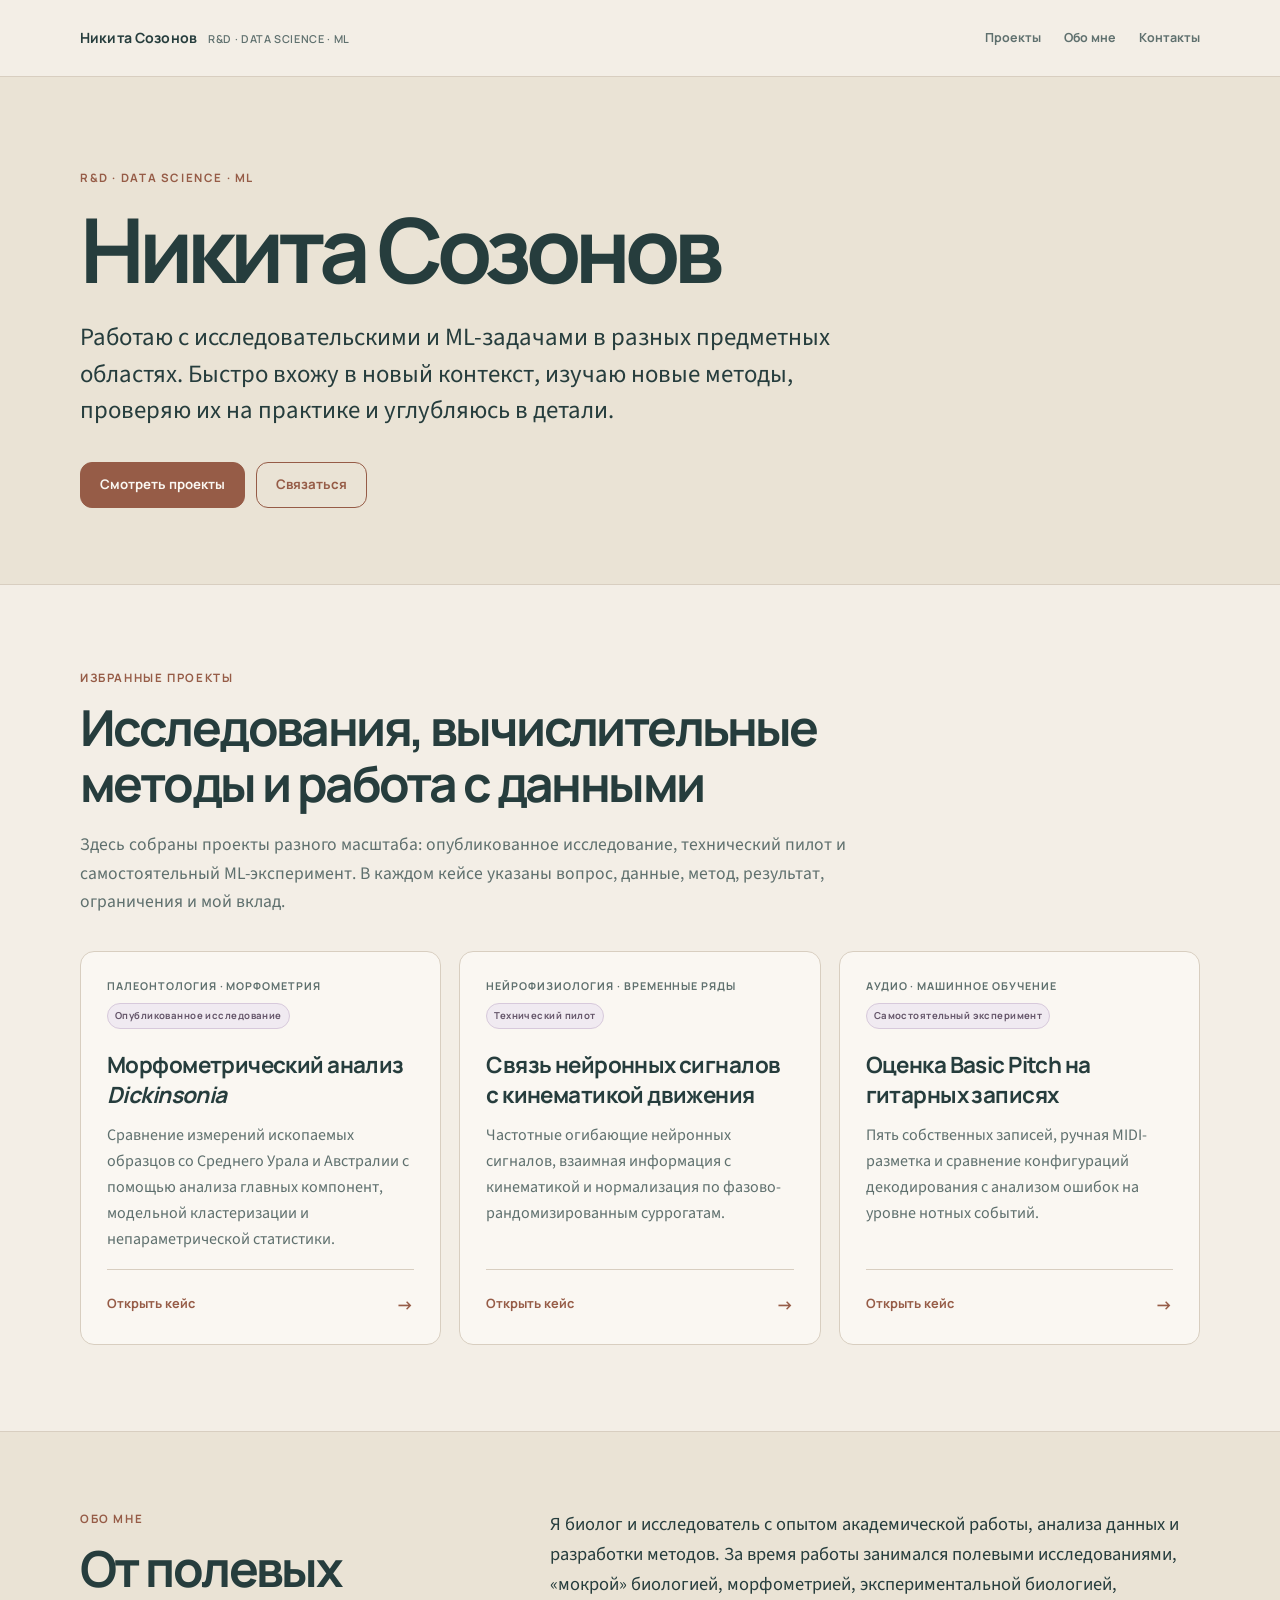
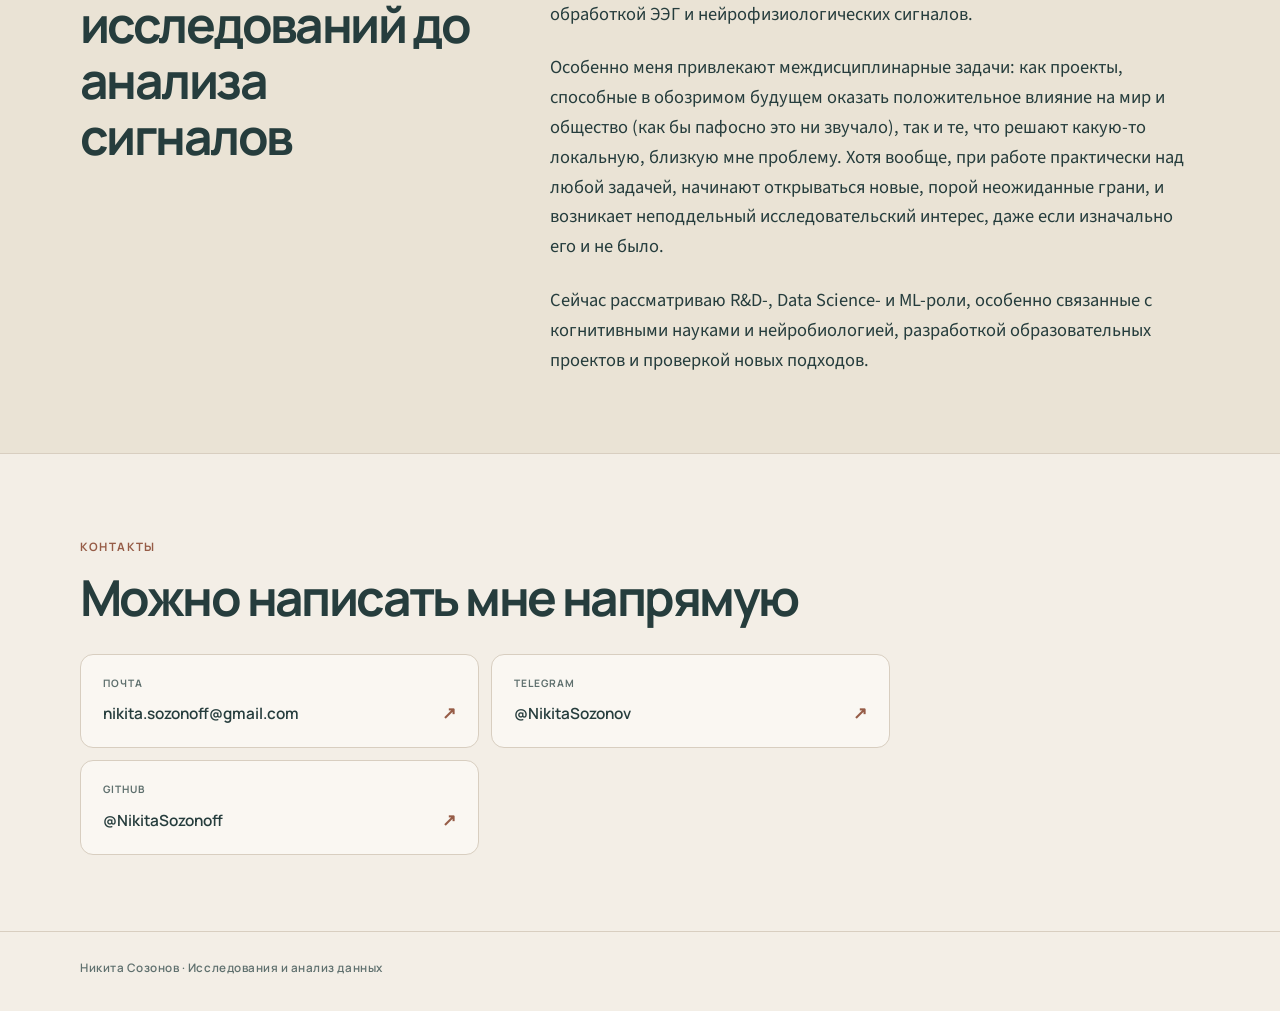
<file: index.html>
<!doctype html>
<html lang="ru">
<head>
  <meta charset="utf-8">
  <meta name="viewport" content="width=device-width, initial-scale=1">
  <meta name="description" content="Портфолио Никиты Созонова: исследовательские, Data Science и ML-проекты.">
  <title>Никита Созонов · R&amp;D, Data Science, ML</title>
  <link rel="stylesheet" href="assets/site.css">
</head>
<body>
  <header class="topbar">
    <div class="shell">
      <a class="brand" href="index.html">Никита Созонов <span>R&amp;D · Data Science · ML</span></a>
      <nav aria-label="Навигация"><a href="#projects">Проекты</a><a href="#about">Обо мне</a><a href="#contacts">Контакты</a></nav>
    </div>
  </header>
  <main>
    <section class="hero hero-home"><div class="shell">
      <p class="eyebrow">R&amp;D · Data Science · ML</p>
      <h1>Никита Созонов</h1>
      <p class="lede">Работаю с исследовательскими и ML-задачами в разных предметных областях. Быстро вхожу в новый контекст, изучаю новые методы, проверяю их на практике и углубляюсь в детали.</p>
      <div class="hero-actions"><a class="button button-primary" href="#projects">Смотреть проекты</a><a class="button button-secondary" href="#contacts">Связаться</a></div>
    </div></section>

    <section class="section" id="projects"><div class="shell">
      <p class="eyebrow">Избранные проекты</p>
      <h2>Исследования, вычислительные методы и работа с данными</h2>
      <p class="section-intro">Здесь собраны проекты разного масштаба: опубликованное исследование, технический пилот и самостоятельный ML-эксперимент. В каждом кейсе указаны вопрос, данные, метод, результат, ограничения и мой вклад.</p>
      <div class="cards">
        <article class="card">
          <div class="project-meta"><span class="tag">Палеонтология · Морфометрия</span><span class="status">Опубликованное исследование</span></div>
          <h3>Морфометрический анализ <i>Dickinsonia</i></h3>
          <p>Сравнение измерений ископаемых образцов со Среднего Урала и Австралии с помощью анализа главных компонент, модельной кластеризации и непараметрической статистики.</p>
          <a class="card-action" href="paleontology.html">Открыть кейс <span aria-hidden="true">→</span></a>
        </article>
        <article class="card">
          <div class="project-meta"><span class="tag">Нейрофизиология · Временные ряды</span><span class="status">Технический пилот</span></div>
          <h3>Связь нейронных сигналов с кинематикой движения</h3>
          <p>Частотные огибающие нейронных сигналов, взаимная информация с кинематикой и нормализация по фазово-рандомизированным суррогатам.</p>
          <a class="card-action" href="neurophysiology.html">Открыть кейс <span aria-hidden="true">→</span></a>
        </article>
        <article class="card">
          <div class="project-meta"><span class="tag">Аудио · Машинное обучение</span><span class="status">Самостоятельный эксперимент</span></div>
          <h3>Оценка Basic Pitch на гитарных записях</h3>
          <p>Пять собственных записей, ручная MIDI-разметка и сравнение конфигураций декодирования с анализом ошибок на уровне нотных событий.</p>
          <a class="card-action" href="guitar.html">Открыть кейс <span aria-hidden="true">→</span></a>
        </article>
      </div>
    </div></section>

    <section class="section section-soft" id="about"><div class="shell about-layout">
      <div><p class="eyebrow">Обо мне</p><h2>От полевых исследований до анализа сигналов</h2></div>
      <div class="about-copy">
        <p>Я биолог и исследователь с опытом академической работы, анализа данных и разработки методов. За время работы занимался полевыми исследованиями, «мокрой» биологией, морфометрией, экспериментальной биологией, обработкой ЭЭГ и нейрофизиологических сигналов.</p>
        <p>Особенно меня привлекают междисциплинарные задачи: как проекты, способные в обозримом будущем оказать положительное влияние на мир и общество (как бы пафосно это ни звучало), так и те, что решают какую-то локальную, близкую мне проблему. Хотя вообще, при работе практически над любой задачей, начинают открываться новые, порой неожиданные грани, и возникает неподдельный исследовательский интерес, даже если изначально его и не было.</p>
        <p>Сейчас рассматриваю R&amp;D-, Data Science- и ML-роли, особенно связанные с когнитивными науками и нейробиологией, разработкой образовательных проектов и проверкой новых подходов.</p>
      </div>
    </div></section>

    <section class="section contacts" id="contacts"><div class="shell">
      <p class="eyebrow">Контакты</p>
      <h2>Можно написать мне напрямую</h2>
      <div class="contact-list">
        <a class="contact-link" href="mailto:nikita.sozonoff@gmail.com"><span>Почта</span>nikita.sozonoff@gmail.com <b aria-hidden="true">↗</b></a>
        <a class="contact-link" href="https://t.me/NikitaSozonov"><span>Telegram</span>@NikitaSozonov <b aria-hidden="true">↗</b></a>
        <a class="contact-link" href="https://github.com/NikitaSozonoff"><span>GitHub</span>@NikitaSozonoff <b aria-hidden="true">↗</b></a>
      </div>
    </div></section>
  </main>
  <footer class="footer"><div class="shell">Никита Созонов · Исследования и анализ данных</div></footer>
</body>
</html>
</file>
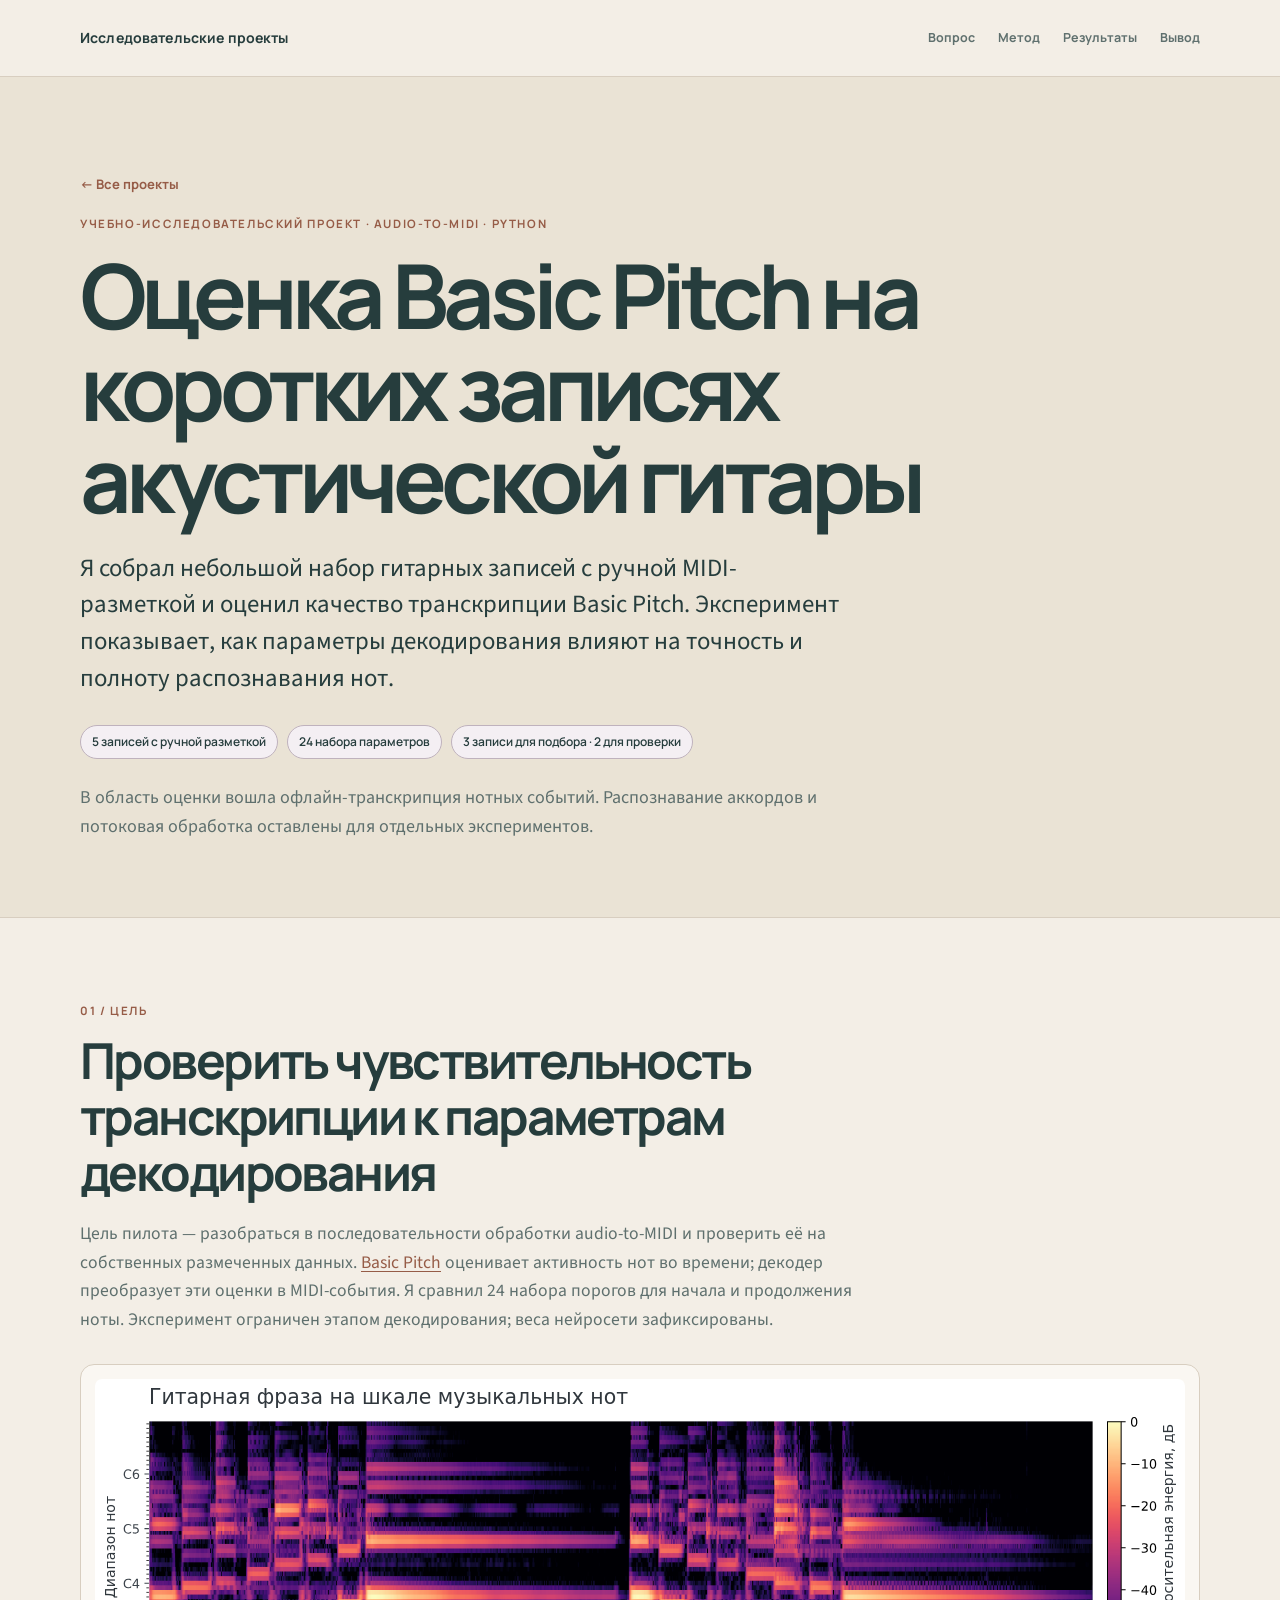
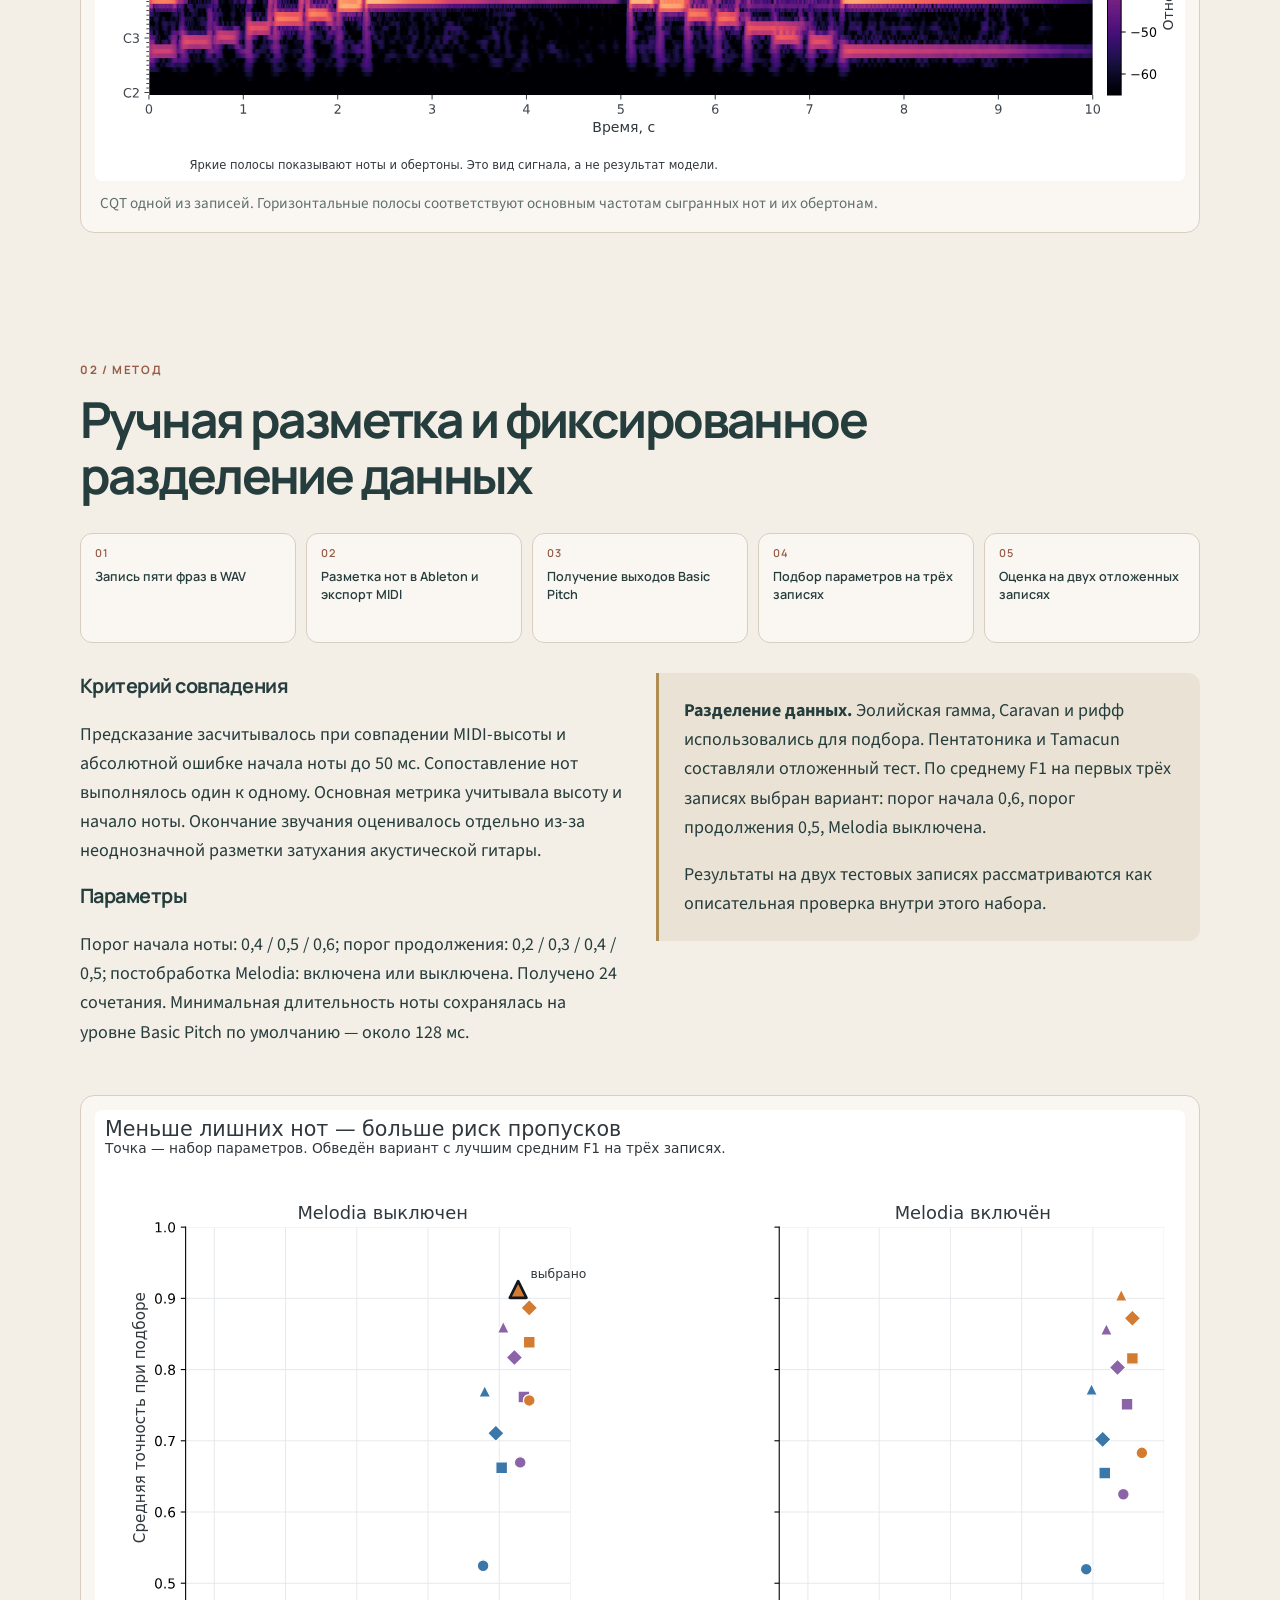
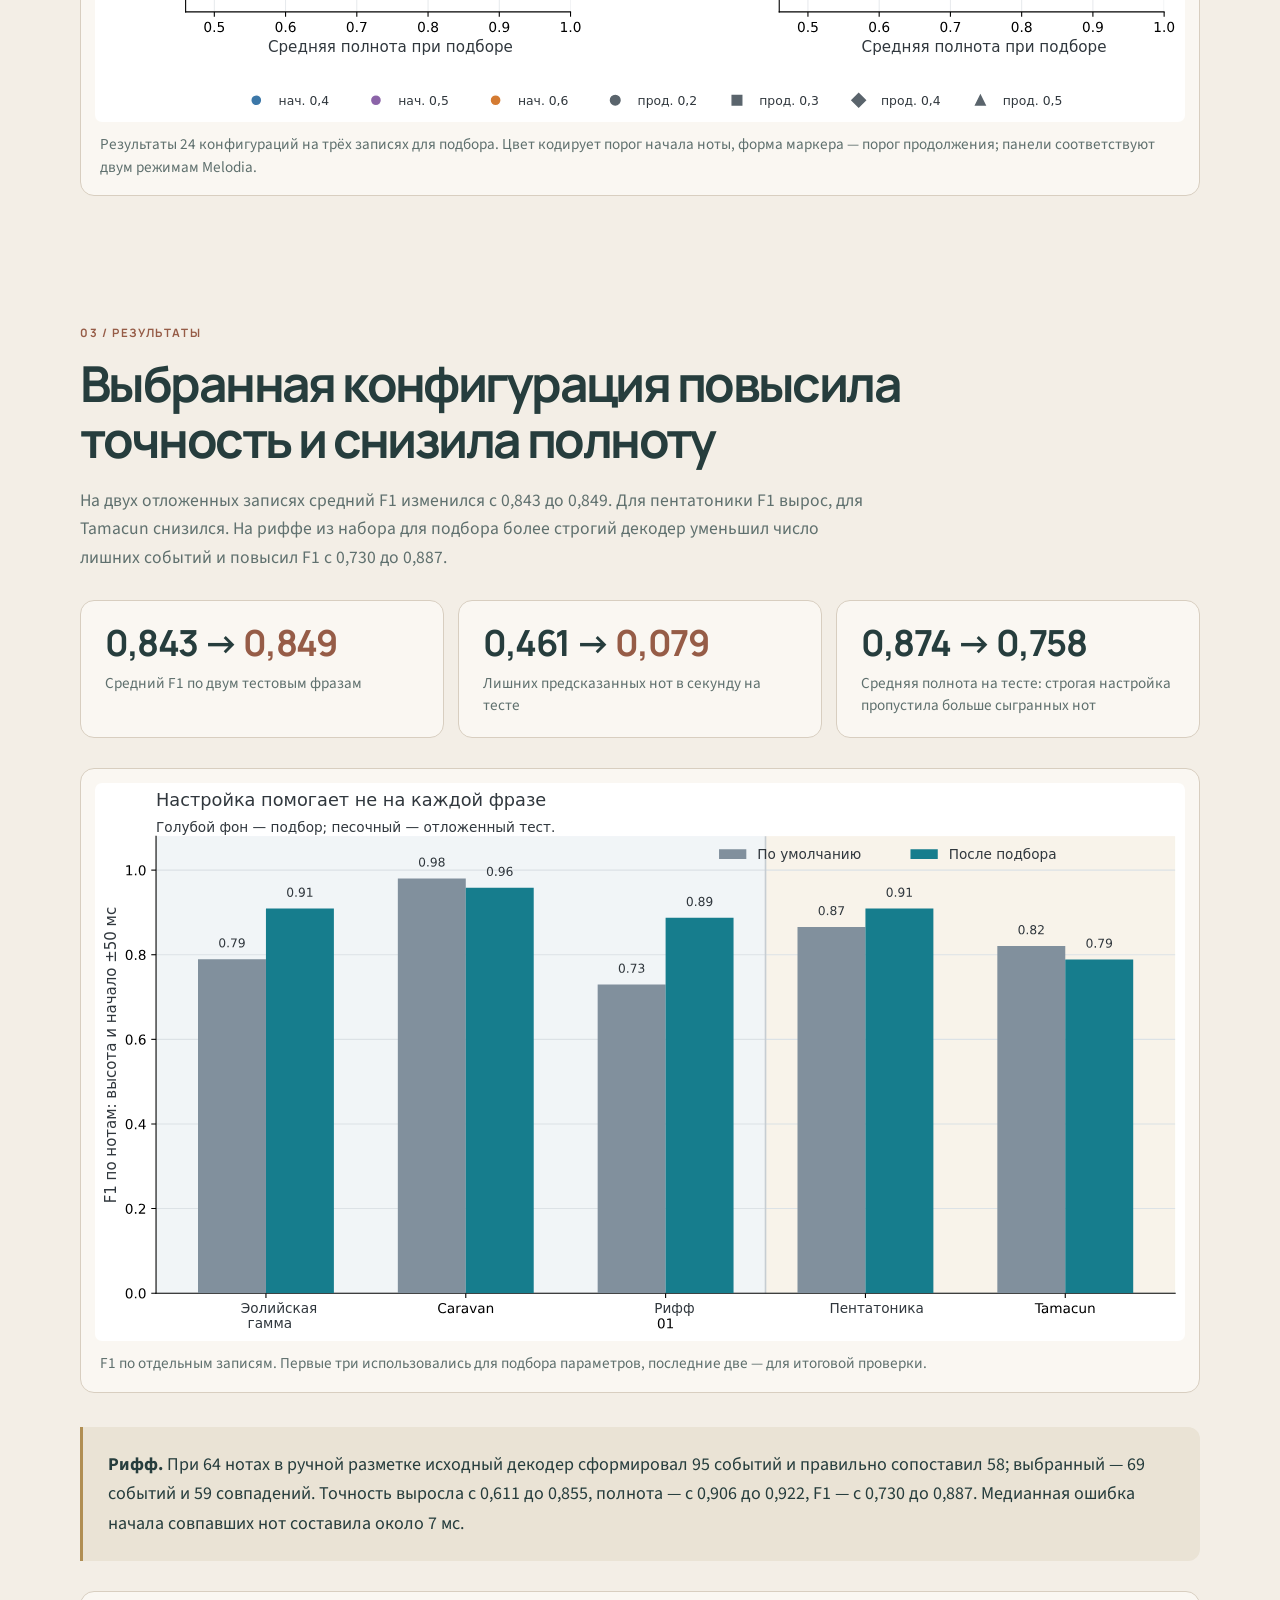
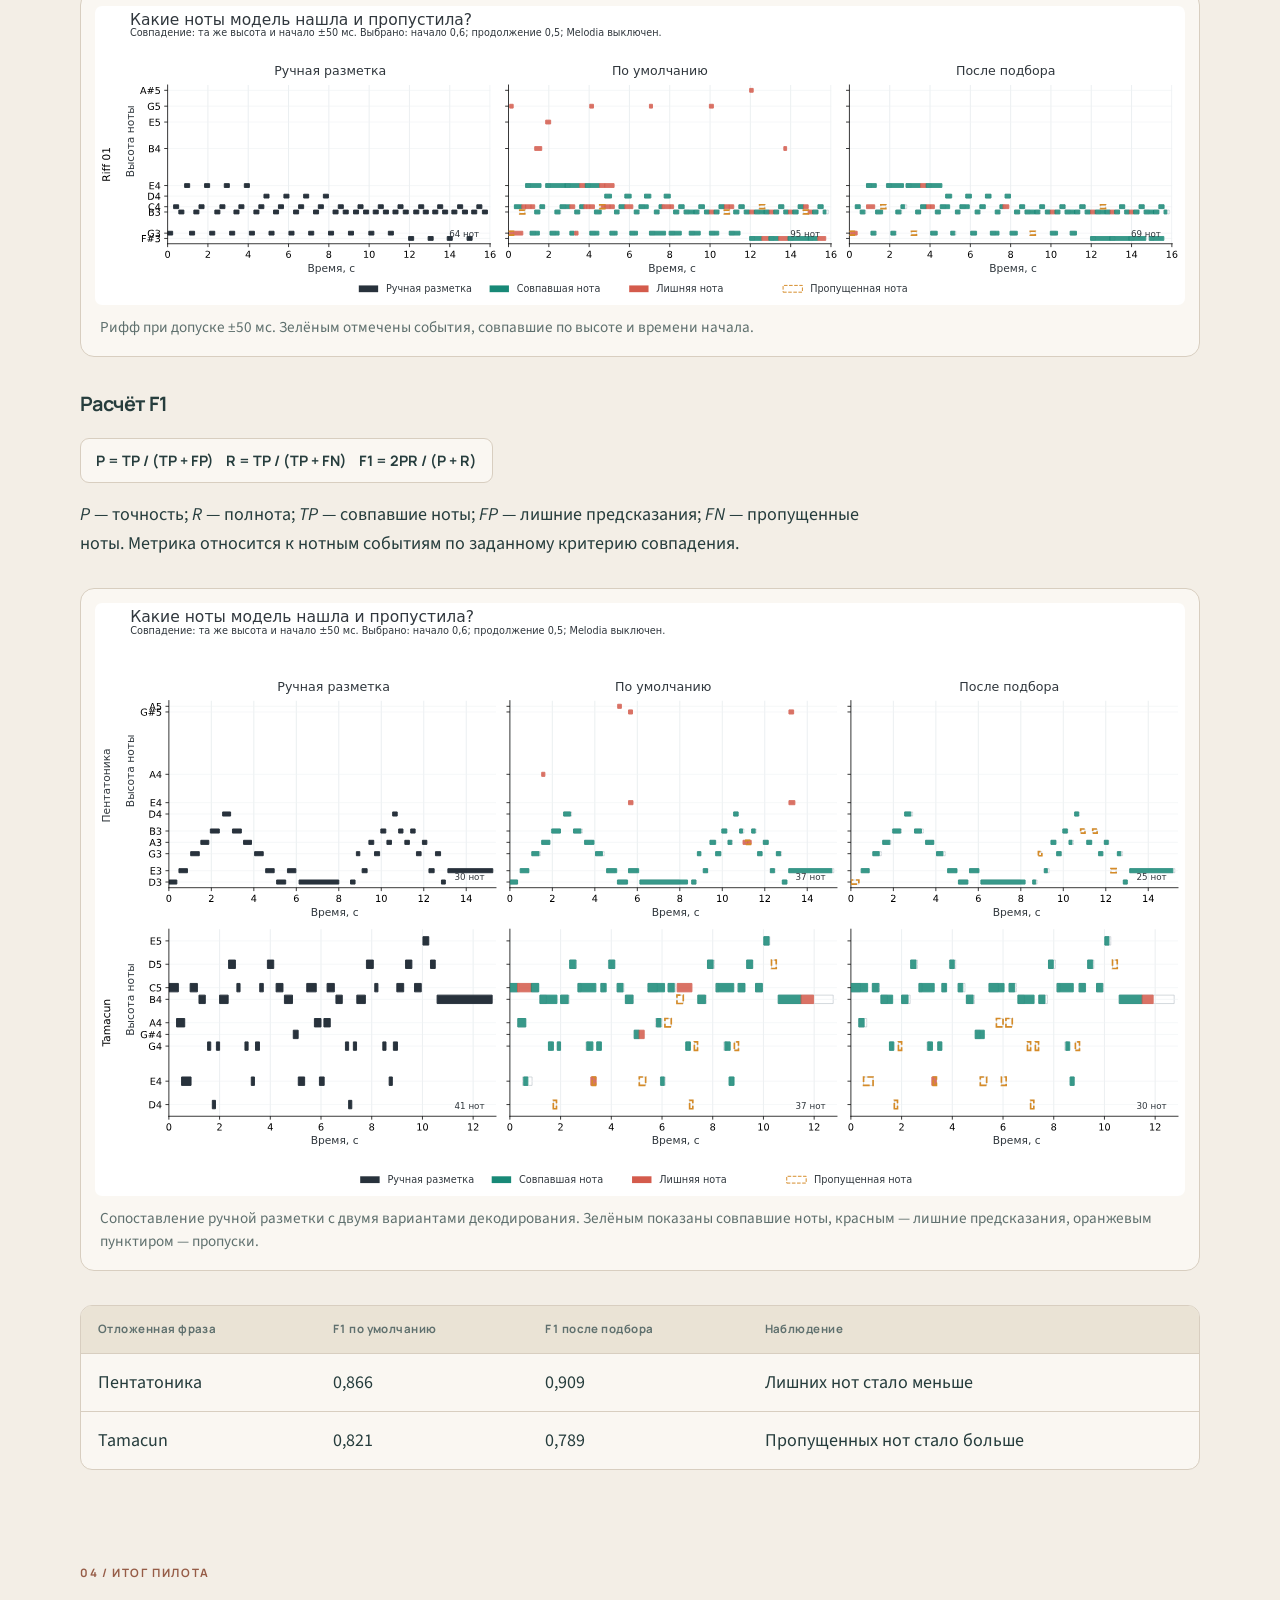
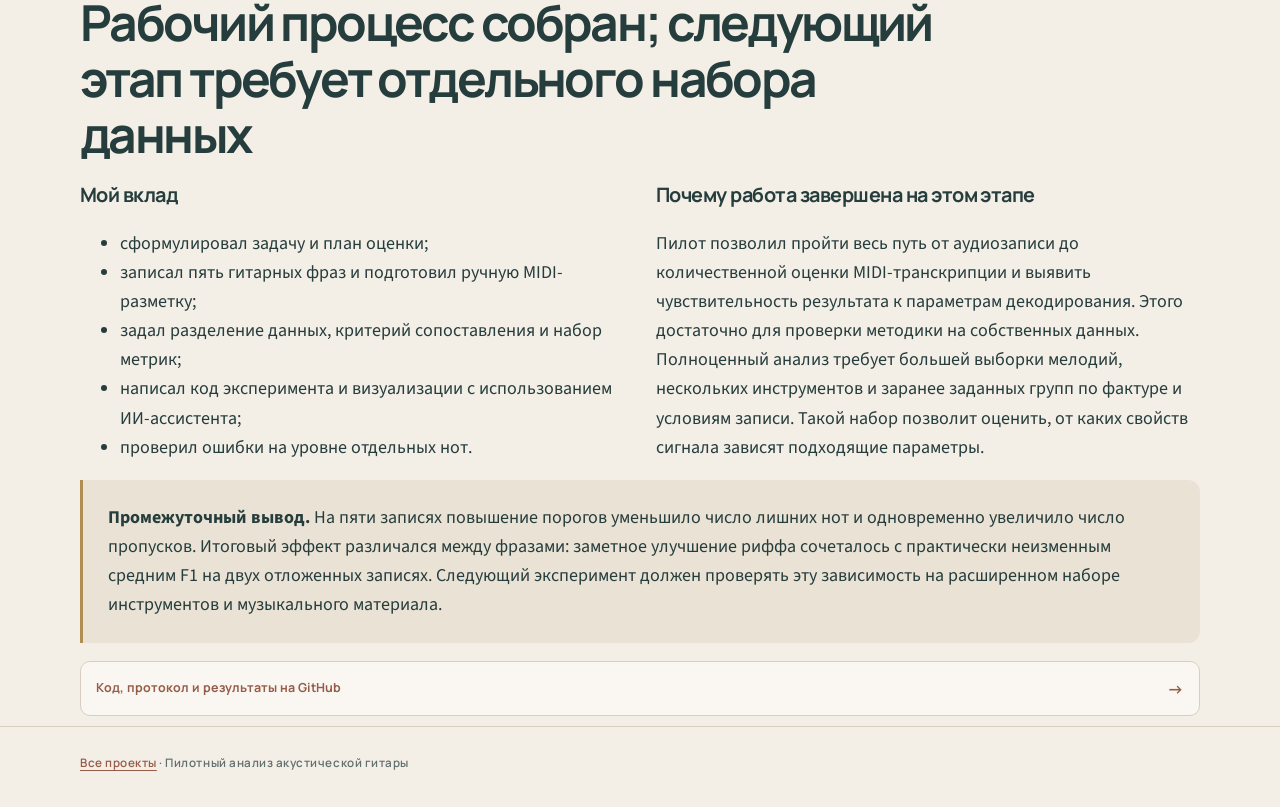
<file: guitar.html>
<!doctype html>
<html lang="ru">
<head>
  <meta charset="utf-8">
  <meta name="viewport" content="width=device-width, initial-scale=1">
  <meta name="description" content="Оценка Basic Pitch на пяти коротких записях акустической гитары с ручной MIDI-разметкой.">
  <title>Оценка Basic Pitch на гитарных записях · Исследовательские проекты</title>
  <link rel="stylesheet" href="assets/site.css">
</head>
<body>
  <header class="topbar"><div class="shell"><a class="brand" href="index.html">Исследовательские проекты</a><nav aria-label="Разделы страницы"><a href="#question">Вопрос</a><a href="#method">Метод</a><a href="#results">Результаты</a><a href="#limits">Вывод</a></nav></div></header>
  <main>
    <section class="hero"><div class="shell">
      <a class="back" href="index.html">← Все проекты</a>
      <p class="eyebrow">Учебно-исследовательский проект · Audio-to-MIDI · Python</p>
      <h1>Оценка Basic Pitch на коротких записях акустической гитары</h1>
      <p class="lede">Я собрал небольшой набор гитарных записей с ручной MIDI-разметкой и оценил качество транскрипции Basic Pitch. Эксперимент показывает, как параметры декодирования влияют на точность и полноту распознавания нот.</p>
      <div class="chips"><span>5 записей с ручной разметкой</span><span>24 набора параметров</span><span>3 записи для подбора · 2 для проверки</span></div>
      <p class="muted" style="max-width:790px;margin:24px 0 0">В область оценки вошла офлайн-транскрипция нотных событий. Распознавание аккордов и потоковая обработка оставлены для отдельных экспериментов.</p>
    </div></section>

    <section class="section" id="question"><div class="shell">
      <p class="eyebrow">01 / Цель</p>
      <h2>Проверить чувствительность транскрипции к параметрам декодирования</h2>
      <p class="section-intro">Цель пилота — разобраться в последовательности обработки audio-to-MIDI и проверить её на собственных размеченных данных. <a href="https://github.com/spotify/basic-pitch">Basic Pitch</a> оценивает активность нот во времени; декодер преобразует эти оценки в MIDI-события. Я сравнил 24 набора порогов для начала и продолжения ноты. Эксперимент ограничен этапом декодирования; веса нейросети зафиксированы.</p>
      <figure class="figure"><img src="assets/guitar/ru/04_cqt_aeolian_scale.svg" alt="CQT гитарной фразы: время по горизонтали, диапазон нот по вертикали; яркие полосы показывают энергию звучания." loading="lazy"><figcaption>CQT одной из записей. Горизонтальные полосы соответствуют основным частотам сыгранных нот и их обертонам.</figcaption></figure>
    </div></section>

    <section class="section" id="method"><div class="shell">
      <p class="eyebrow">02 / Метод</p>
      <h2>Ручная разметка и фиксированное разделение данных</h2>
      <ol class="steps"><li>Запись пяти фраз в WAV</li><li>Разметка нот в Ableton и экспорт MIDI</li><li>Получение выходов Basic Pitch</li><li>Подбор параметров на трёх записях</li><li>Оценка на двух отложенных записях</li></ol>
      <div class="split">
        <div><h3>Критерий совпадения</h3><p>Предсказание засчитывалось при совпадении MIDI-высоты и абсолютной ошибке начала ноты до 50 мс. Сопоставление нот выполнялось один к одному. Основная метрика учитывала высоту и начало ноты. Окончание звучания оценивалось отдельно из-за неоднозначной разметки затухания акустической гитары.</p><h3>Параметры</h3><p>Порог начала ноты: 0,4 / 0,5 / 0,6; порог продолжения: 0,2 / 0,3 / 0,4 / 0,5; постобработка Melodia: включена или выключена. Получено 24 сочетания. Минимальная длительность ноты сохранялась на уровне Basic Pitch по умолчанию — около 128 мс.</p></div>
        <div class="callout"><p><strong>Разделение данных.</strong> Эолийская гамма, Caravan и рифф использовались для подбора. Пентатоника и Tamacun составляли отложенный тест. По среднему F1 на первых трёх записях выбран вариант: порог начала 0,6, порог продолжения 0,5, Melodia выключена.</p><p>Результаты на двух тестовых записях рассматриваются как описательная проверка внутри этого набора.</p></div>
      </div>
      <figure class="figure"><img src="assets/guitar/ru/02_precision_recall_grid.svg" alt="На двух панелях показаны 24 набора параметров: по горизонтали полнота, по вертикали точность; выбранная настройка обведена." loading="lazy"><figcaption>Результаты 24 конфигураций на трёх записях для подбора. Цвет кодирует порог начала ноты, форма маркера — порог продолжения; панели соответствуют двум режимам Melodia.</figcaption></figure>
    </div></section>

    <section class="section" id="results"><div class="shell">
      <p class="eyebrow">03 / Результаты</p>
      <h2>Выбранная конфигурация повысила точность и снизила полноту</h2>
      <p class="section-intro">На двух отложенных записях средний F1 изменился с 0,843 до 0,849. Для пентатоники F1 вырос, для Tamacun снизился. На риффе из набора для подбора более строгий декодер уменьшил число лишних событий и повысил F1 с 0,730 до 0,887.</p>
      <div class="metrics"><div class="metric"><strong>0,843 → <em>0,849</em></strong><span>Средний F1 по двум тестовым фразам</span></div><div class="metric"><strong>0,461 → <em>0,079</em></strong><span>Лишних предсказанных нот в секунду на тесте</span></div><div class="metric"><strong>0,874 → 0,758</strong><span>Средняя полнота на тесте: строгая настройка пропустила больше сыгранных нот</span></div></div>
      <figure class="figure"><img src="assets/guitar/ru/01_f1_by_clip.svg" alt="Сравнение F1 для пяти записей: настройка улучшила эолийскую гамму, рифф и пентатонику, но немного снизила результат Caravan и Tamacun." loading="eager"><figcaption>F1 по отдельным записям. Первые три использовались для подбора параметров, последние две — для итоговой проверки.</figcaption></figure>
      <div class="callout"><p><strong>Рифф.</strong> При 64 нотах в ручной разметке исходный декодер сформировал 95 событий и правильно сопоставил 58; выбранный — 69 событий и 59 совпадений. Точность выросла с 0,611 до 0,855, полнота — с 0,906 до 0,922, F1 — с 0,730 до 0,887. Медианная ошибка начала совпавших нот составила около 7 мс.</p></div>
      <figure class="figure"><img src="assets/guitar/ru/05_riff_01_diagnostic.svg" alt="Piano roll риффа: ручная разметка, результат Basic Pitch по умолчанию и результат после подбора при критерии совпадения начала ноты в пределах 50 миллисекунд." loading="lazy"><figcaption>Рифф при допуске ±50 мс. Зелёным отмечены события, совпавшие по высоте и времени начала.</figcaption></figure>
      <div class="content-width"><h3>Расчёт F1</h3><p><span class="formula">P = TP / (TP + FP)&nbsp;&nbsp;&nbsp; R = TP / (TP + FN)&nbsp;&nbsp;&nbsp; F1 = 2PR / (P + R)</span></p><p><em>P</em> — точность; <em>R</em> — полнота; <em>TP</em> — совпавшие ноты; <em>FP</em> — лишние предсказания; <em>FN</em> — пропущенные ноты. Метрика относится к нотным событиям по заданному критерию совпадения.</p></div>
      <figure class="figure"><img src="assets/guitar/ru/03_piano_roll_examples.svg" alt="Сравнение ручной разметки и двух вариантов предсказания для пентатоники и Tamacun: совпавшие ноты, лишние и пропущенные." loading="lazy"><figcaption>Сопоставление ручной разметки с двумя вариантами декодирования. Зелёным показаны совпавшие ноты, красным — лишние предсказания, оранжевым пунктиром — пропуски.</figcaption></figure>
      <div class="table-wrap"><table><thead><tr><th>Отложенная фраза</th><th>F1 по умолчанию</th><th>F1 после подбора</th><th>Наблюдение</th></tr></thead><tbody><tr><td>Пентатоника</td><td>0,866</td><td>0,909</td><td>Лишних нот стало меньше</td></tr><tr><td>Tamacun</td><td>0,821</td><td>0,789</td><td>Пропущенных нот стало больше</td></tr></tbody></table></div>
    </div></section>

    <section class="section" id="limits"><div class="shell">
      <p class="eyebrow">04 / Итог пилота</p>
      <h2>Рабочий процесс собран; следующий этап требует отдельного набора данных</h2>
      <div class="split"><div><h3>Мой вклад</h3><ul><li>сформулировал задачу и план оценки;</li><li>записал пять гитарных фраз и подготовил ручную MIDI-разметку;</li><li>задал разделение данных, критерий сопоставления и набор метрик;</li><li>написал код эксперимента и визуализации с использованием ИИ-ассистента;</li><li>проверил ошибки на уровне отдельных нот.</li></ul></div><div><h3>Почему работа завершена на этом этапе</h3><p>Пилот позволил пройти весь путь от аудиозаписи до количественной оценки MIDI-транскрипции и выявить чувствительность результата к параметрам декодирования. Этого достаточно для проверки методики на собственных данных. Полноценный анализ требует большей выборки мелодий, нескольких инструментов и заранее заданных групп по фактуре и условиям записи. Такой набор позволит оценить, от каких свойств сигнала зависят подходящие параметры.</p></div></div>
      <div class="callout"><p><strong>Промежуточный вывод.</strong> На пяти записях повышение порогов уменьшило число лишних нот и одновременно увеличило число пропусков. Итоговый эффект различался между фразами: заметное улучшение риффа сочеталось с практически неизменным средним F1 на двух отложенных записях. Следующий эксперимент должен проверять эту зависимость на расширенном наборе инструментов и музыкального материала.</p></div>
      <a class="resource-link" href="https://github.com/NikitaSozonoff/acoustic-guitar-transcription-evaluation">Код, протокол и результаты на GitHub <span aria-hidden="true">→</span></a>
    </div></section>
  </main>
  <footer class="footer"><div class="shell"><a href="index.html">Все проекты</a> · Пилотный анализ акустической гитары</div></footer>
</body>
</html>
</file>
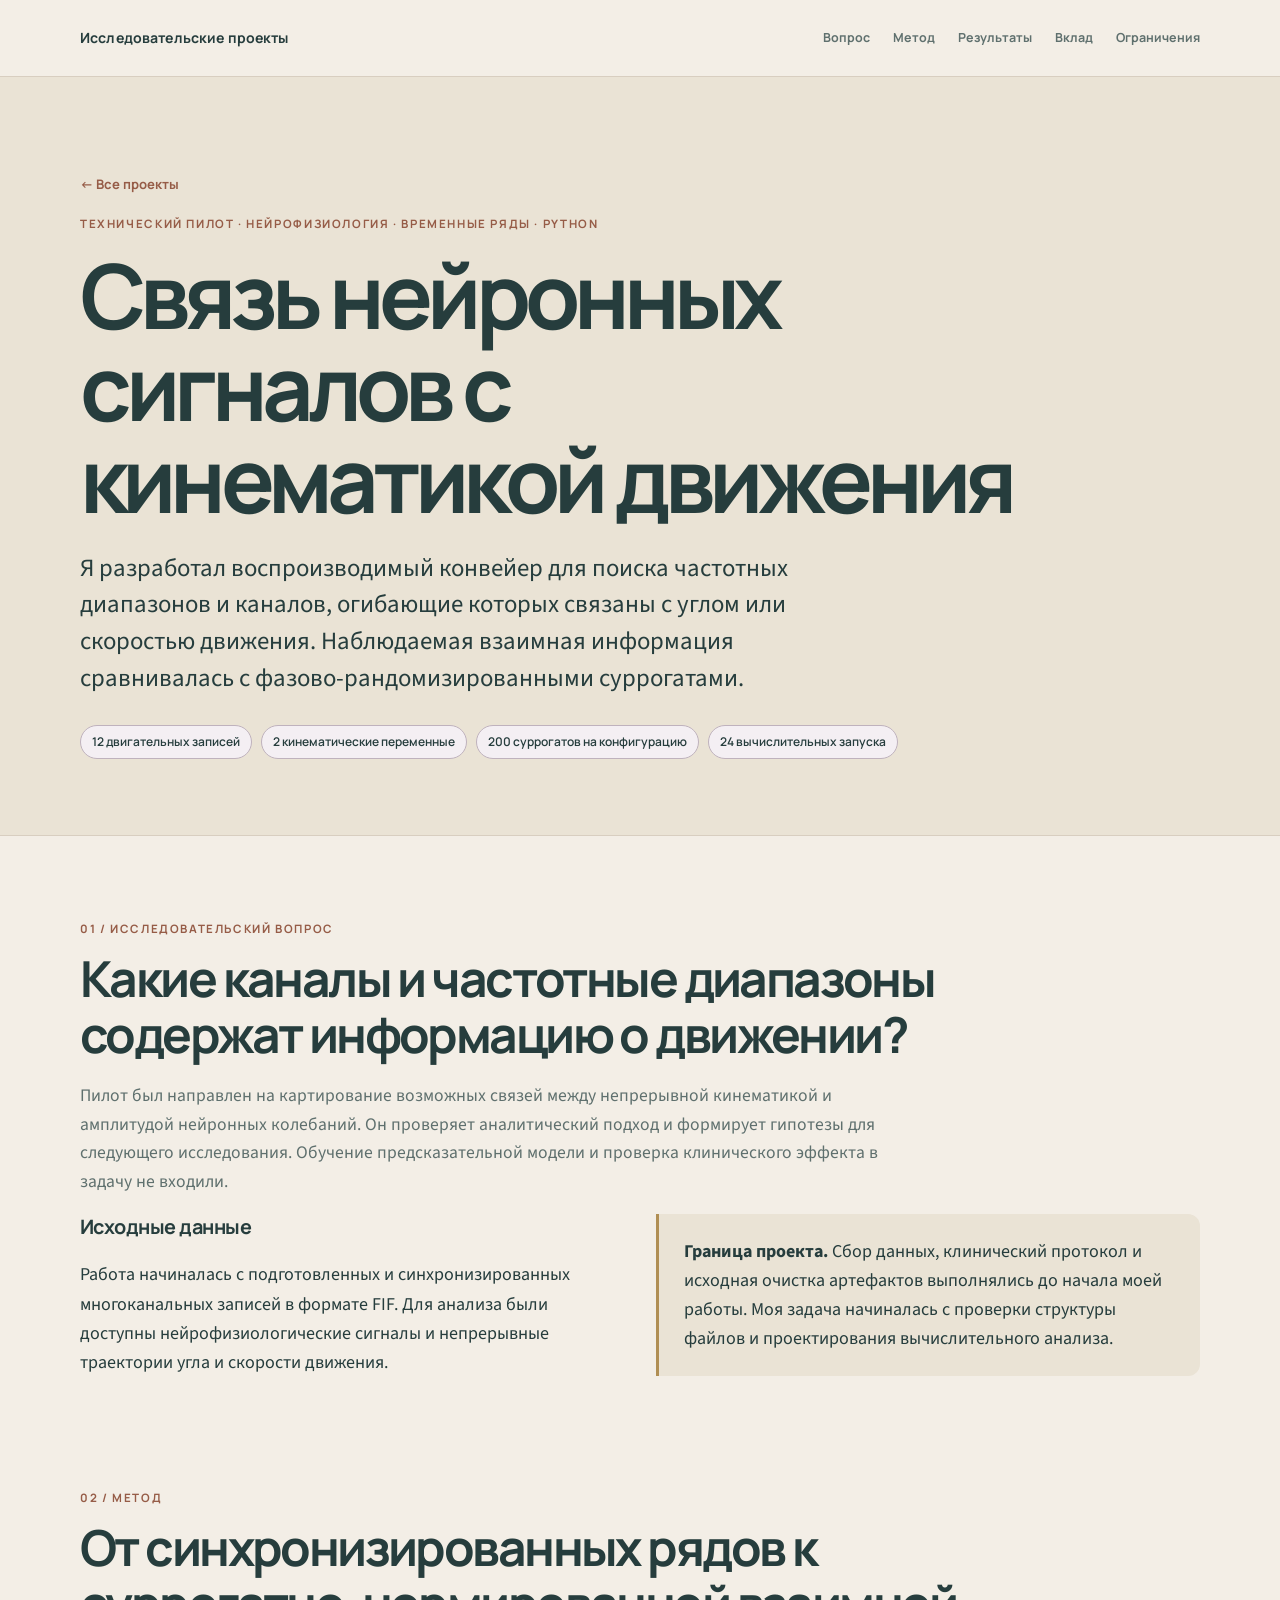
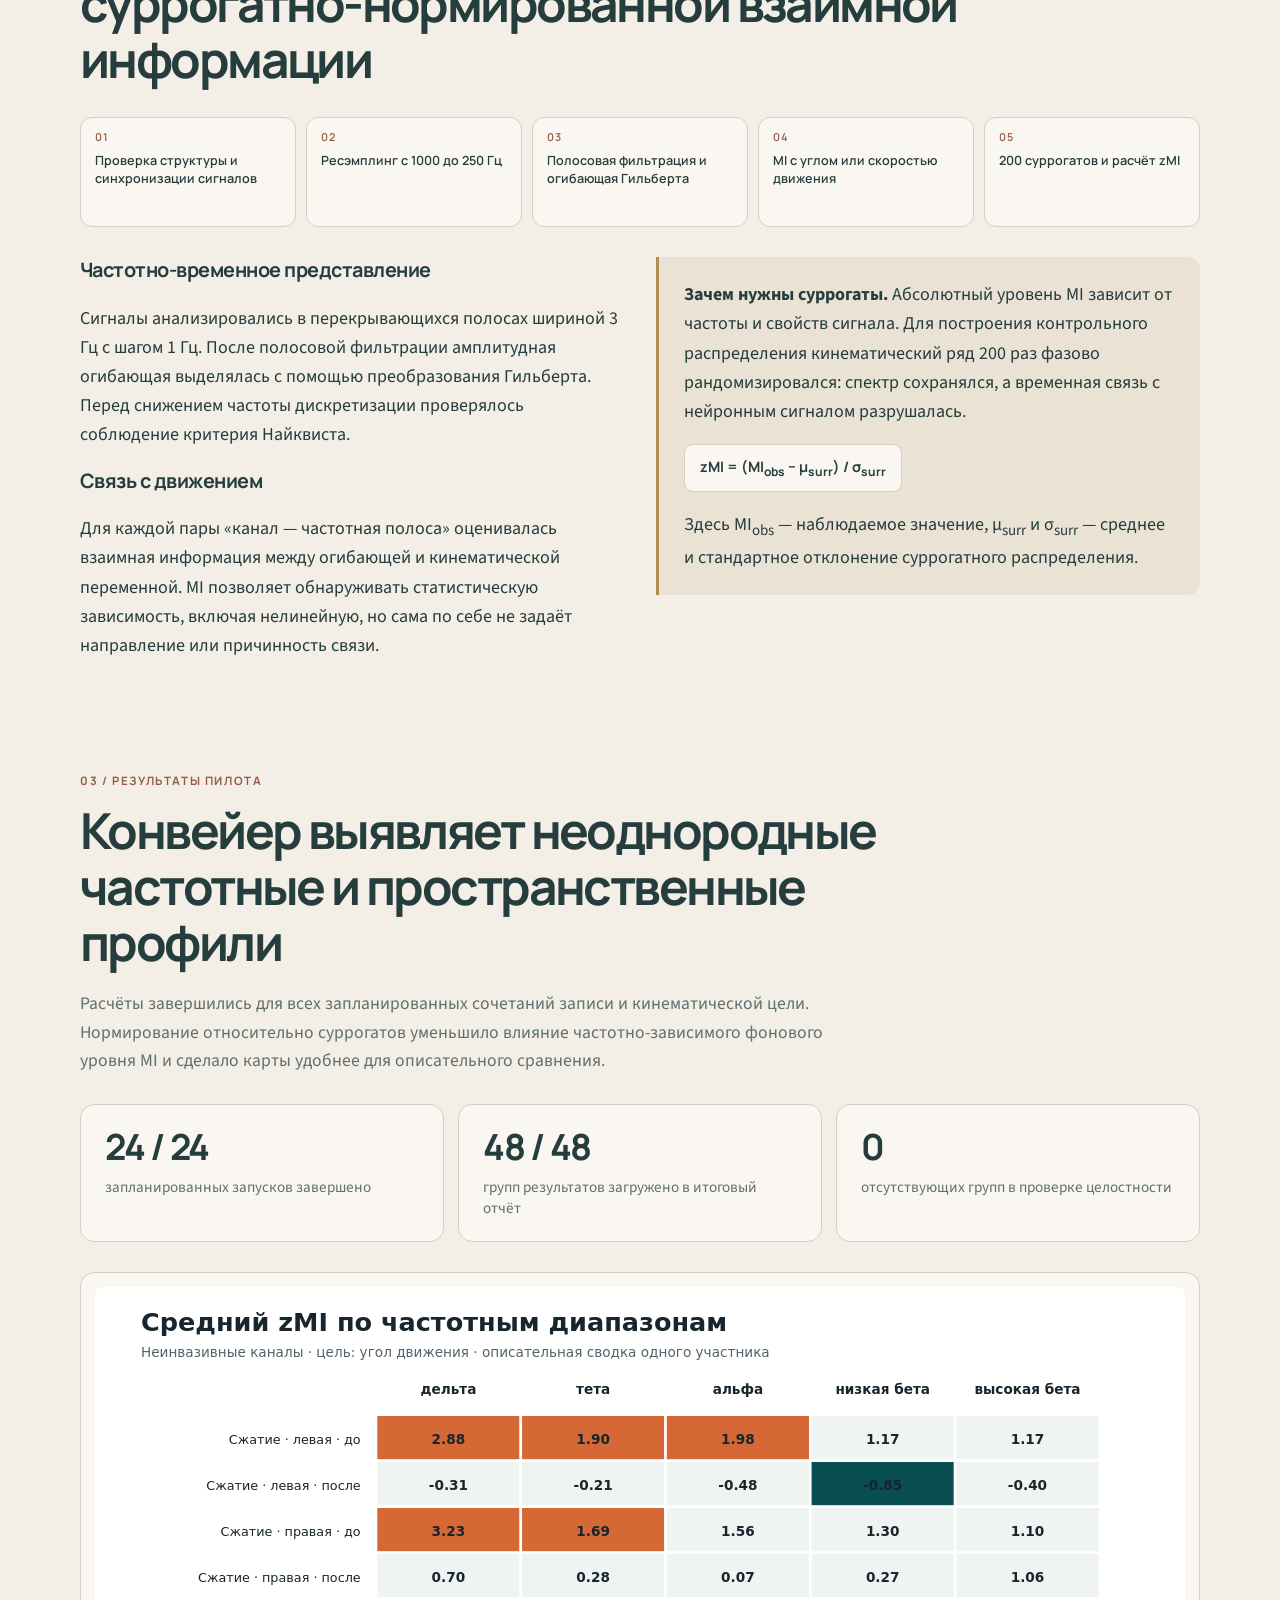
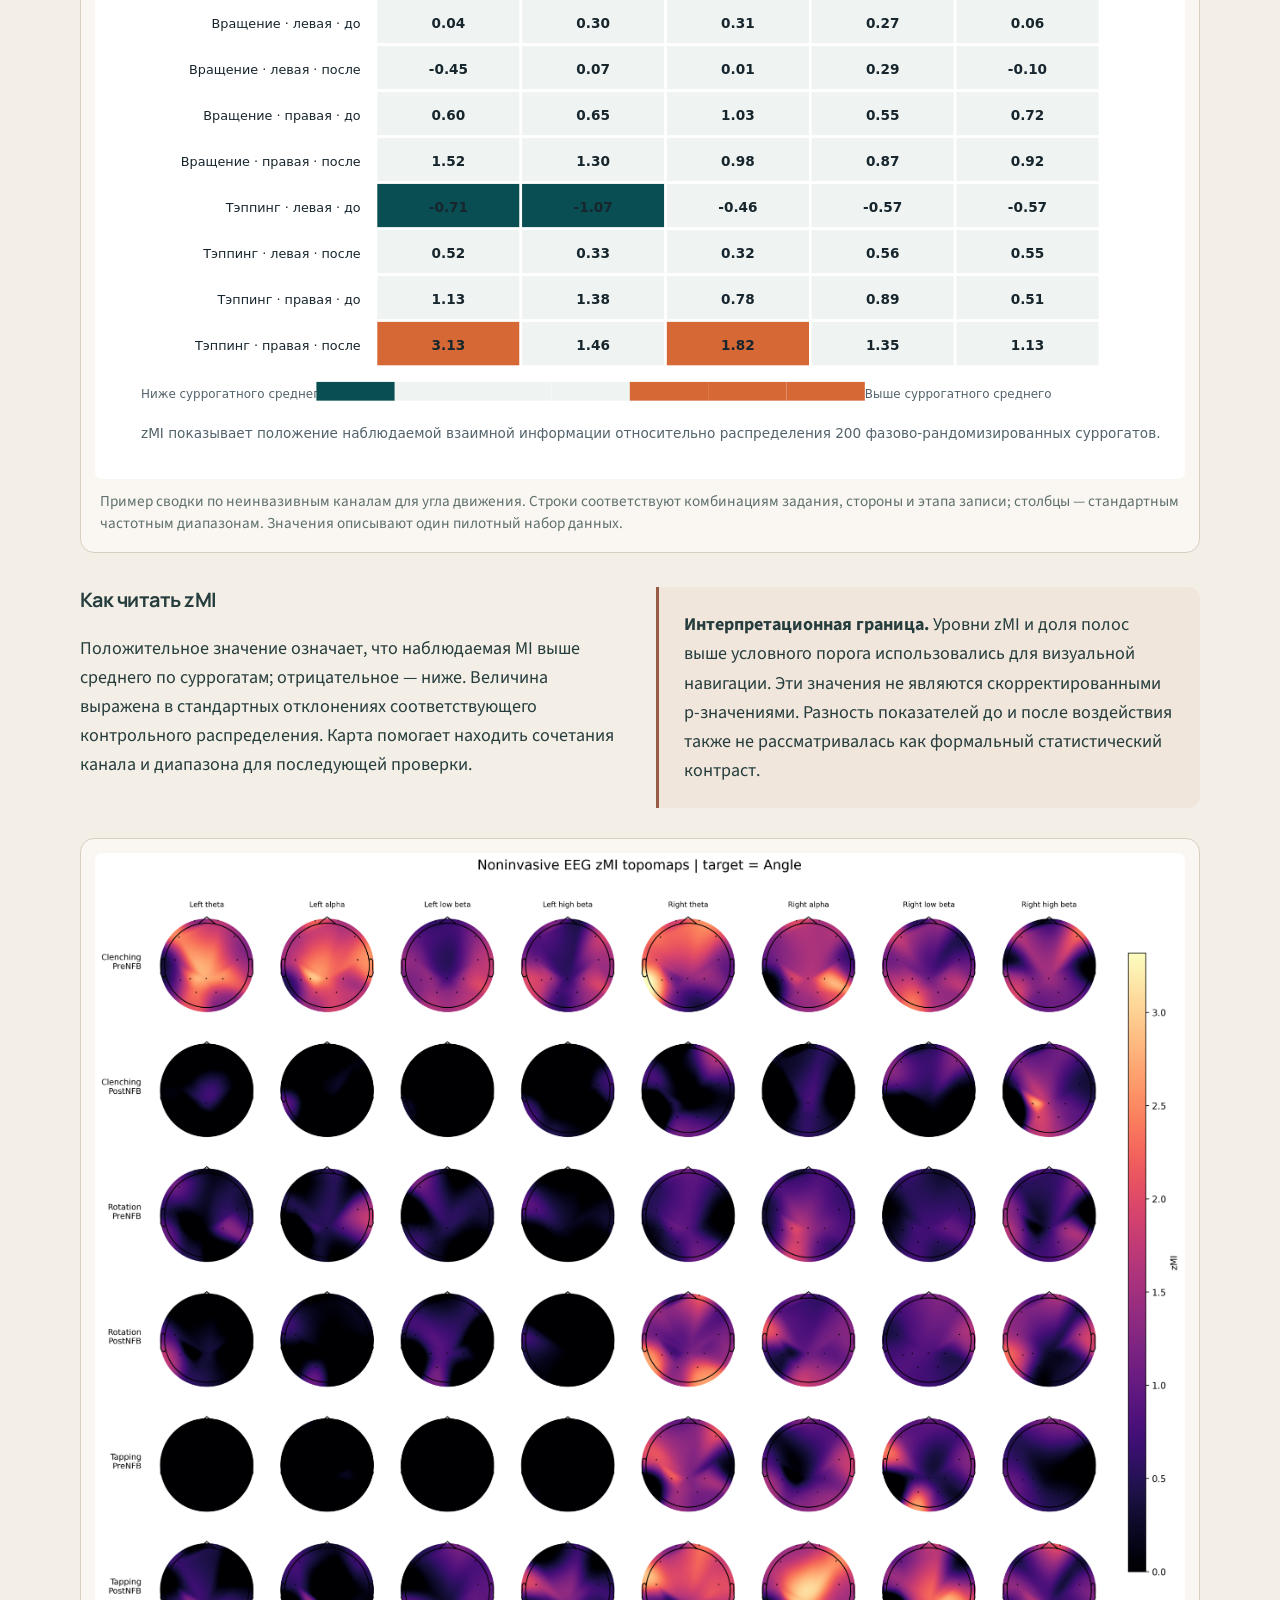
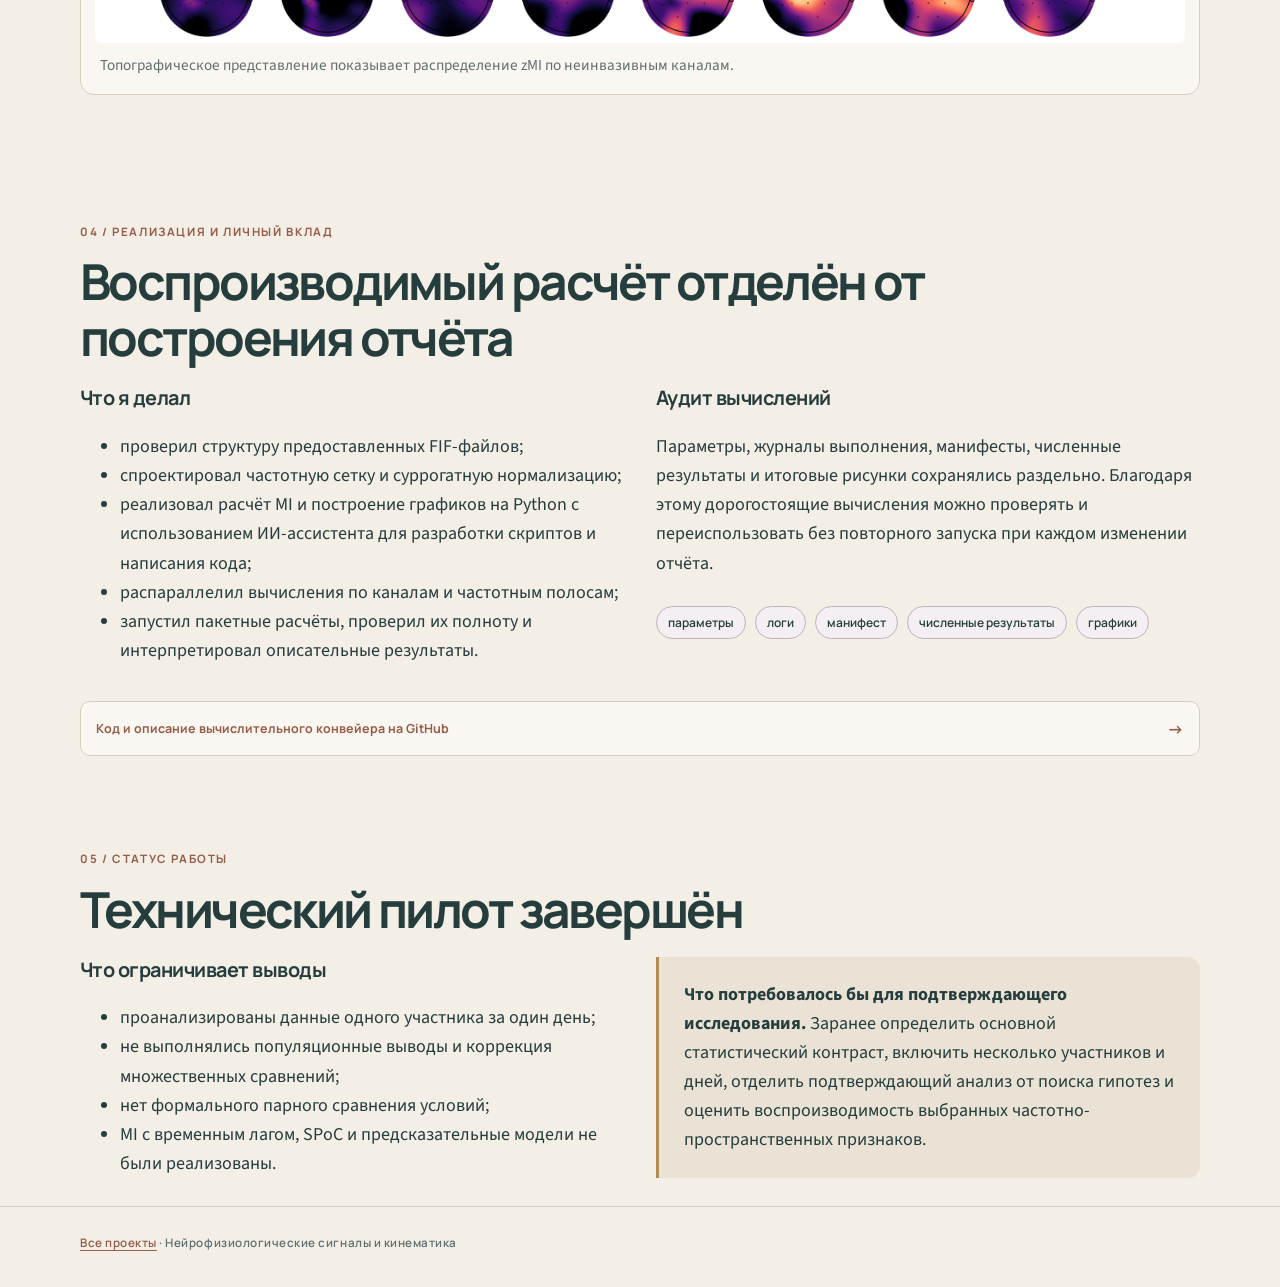
<file: neurophysiology.html>
<!doctype html>
<html lang="ru">
<head>
  <meta charset="utf-8">
  <meta name="viewport" content="width=device-width, initial-scale=1">
  <meta name="description" content="Технический пилот по анализу связи частотных огибающих нейрофизиологических сигналов с кинематикой движения.">
  <title>Нейронные сигналы и кинематика движения · Исследовательские проекты</title>
  <link rel="stylesheet" href="assets/site.css">
</head>
<body>
  <header class="topbar"><div class="shell"><a class="brand" href="index.html">Исследовательские проекты</a><nav aria-label="Разделы страницы"><a href="#question">Вопрос</a><a href="#method">Метод</a><a href="#results">Результаты</a><a href="#contribution">Вклад</a><a href="#limits">Ограничения</a></nav></div></header>
  <main>
    <section class="hero"><div class="shell">
      <a class="back" href="index.html">← Все проекты</a>
      <p class="eyebrow">Технический пилот · Нейрофизиология · Временные ряды · Python</p>
      <h1>Связь нейронных сигналов с кинематикой движения</h1>
      <p class="lede">Я разработал воспроизводимый конвейер для поиска частотных диапазонов и каналов, огибающие которых связаны с углом или скоростью движения. Наблюдаемая взаимная информация сравнивалась с фазово-рандомизированными суррогатами.</p>
      <div class="chips"><span>12 двигательных записей</span><span>2 кинематические переменные</span><span>200 суррогатов на конфигурацию</span><span>24 вычислительных запуска</span></div>
    </div></section>

    <section class="section" id="question"><div class="shell">
      <p class="eyebrow">01 / Исследовательский вопрос</p>
      <h2>Какие каналы и частотные диапазоны содержат информацию о движении?</h2>
      <p class="section-intro">Пилот был направлен на картирование возможных связей между непрерывной кинематикой и амплитудой нейронных колебаний. Он проверяет аналитический подход и формирует гипотезы для следующего исследования. Обучение предсказательной модели и проверка клинического эффекта в задачу не входили.</p>
      <div class="split">
        <div><h3>Исходные данные</h3><p>Работа начиналась с подготовленных и синхронизированных многоканальных записей в формате FIF. Для анализа были доступны нейрофизиологические сигналы и непрерывные траектории угла и скорости движения.</p></div>
        <div class="callout"><p><strong>Граница проекта.</strong> Сбор данных, клинический протокол и исходная очистка артефактов выполнялись до начала моей работы. Моя задача начиналась с проверки структуры файлов и проектирования вычислительного анализа.</p></div>
      </div>
    </div></section>

    <section class="section" id="method"><div class="shell">
      <p class="eyebrow">02 / Метод</p>
      <h2>От синхронизированных рядов к суррогатно-нормированной взаимной информации</h2>
      <ol class="steps"><li>Проверка структуры и синхронизации сигналов</li><li>Ресэмплинг с 1000 до 250 Гц</li><li>Полосовая фильтрация и огибающая Гильберта</li><li>MI с углом или скоростью движения</li><li>200 суррогатов и расчёт zMI</li></ol>
      <div class="split">
        <div><h3>Частотно-временное представление</h3><p>Сигналы анализировались в перекрывающихся полосах шириной 3 Гц с шагом 1 Гц. После полосовой фильтрации амплитудная огибающая выделялась с помощью преобразования Гильберта. Перед снижением частоты дискретизации проверялось соблюдение критерия Найквиста.</p><h3>Связь с движением</h3><p>Для каждой пары «канал — частотная полоса» оценивалась взаимная информация между огибающей и кинематической переменной. MI позволяет обнаруживать статистическую зависимость, включая нелинейную, но сама по себе не задаёт направление или причинность связи.</p></div>
        <div class="callout"><p><strong>Зачем нужны суррогаты.</strong> Абсолютный уровень MI зависит от частоты и свойств сигнала. Для построения контрольного распределения кинематический ряд 200 раз фазово рандомизировался: спектр сохранялся, а временная связь с нейронным сигналом разрушалась.</p><p><span class="formula">zMI = (MI<sub>obs</sub> − μ<sub>surr</sub>) / σ<sub>surr</sub></span></p><p>Здесь MI<sub>obs</sub> — наблюдаемое значение, μ<sub>surr</sub> и σ<sub>surr</sub> — среднее и стандартное отклонение суррогатного распределения.</p></div>
      </div>
    </div></section>

    <section class="section" id="results"><div class="shell">
      <p class="eyebrow">03 / Результаты пилота</p>
      <h2>Конвейер выявляет неоднородные частотные и пространственные профили</h2>
      <p class="section-intro">Расчёты завершились для всех запланированных сочетаний записи и кинематической цели. Нормирование относительно суррогатов уменьшило влияние частотно-зависимого фонового уровня MI и сделало карты удобнее для описательного сравнения.</p>
      <div class="metrics"><div class="metric"><strong>24 / 24</strong><span>запланированных запусков завершено</span></div><div class="metric"><strong>48 / 48</strong><span>групп результатов загружено в итоговый отчёт</span></div><div class="metric"><strong>0</strong><span>отсутствующих групп в проверке целостности</span></div></div>
      <figure class="figure"><img src="assets/neurophysiology/ru/band-summary-angle.svg" alt="Тепловая карта среднего zMI неинвазивных каналов по двигательным заданиям и частотным диапазонам." loading="eager"><figcaption>Пример сводки по неинвазивным каналам для угла движения. Строки соответствуют комбинациям задания, стороны и этапа записи; столбцы — стандартным частотным диапазонам. Значения описывают один пилотный набор данных.</figcaption></figure>
      <div class="split">
        <div><h3>Как читать zMI</h3><p>Положительное значение означает, что наблюдаемая MI выше среднего по суррогатам; отрицательное — ниже. Величина выражена в стандартных отклонениях соответствующего контрольного распределения. Карта помогает находить сочетания канала и диапазона для последующей проверки.</p></div>
        <div class="callout warning"><p><strong>Интерпретационная граница.</strong> Уровни zMI и доля полос выше условного порога использовались для визуальной навигации. Эти значения не являются скорректированными p-значениями. Разность показателей до и после воздействия также не рассматривалась как формальный статистический контраст.</p></div>
      </div>
      <figure class="figure"><img src="assets/neurophysiology/en/topomap-panel-angle.png" alt="Панель топографических карт zMI для неинвазивных каналов, двигательных заданий и частотных диапазонов." loading="lazy"><figcaption>Топографическое представление показывает распределение zMI по неинвазивным каналам.</figcaption></figure>
    </div></section>

    <section class="section" id="contribution"><div class="shell">
      <p class="eyebrow">04 / Реализация и личный вклад</p>
      <h2>Воспроизводимый расчёт отделён от построения отчёта</h2>
      <div class="split"><div><h3>Что я делал</h3><ul><li>проверил структуру предоставленных FIF-файлов;</li><li>спроектировал частотную сетку и суррогатную нормализацию;</li><li>реализовал расчёт MI и построение графиков на Python с использованием ИИ-ассистента для разработки скриптов и написания кода;</li><li>распараллелил вычисления по каналам и частотным полосам;</li><li>запустил пакетные расчёты, проверил их полноту и интерпретировал описательные результаты.</li></ul></div><div><h3>Аудит вычислений</h3><p>Параметры, журналы выполнения, манифесты, численные результаты и итоговые рисунки сохранялись раздельно. Благодаря этому дорогостоящие вычисления можно проверять и переиспользовать без повторного запуска при каждом изменении отчёта.</p><div class="chips"><span>параметры</span><span>логи</span><span>манифест</span><span>численные результаты</span><span>графики</span></div></div></div>
      <a class="resource-link" href="https://github.com/NikitaSozonoff/neural-kinematics-mi-analysis">Код и описание вычислительного конвейера на GitHub <span aria-hidden="true">→</span></a>
    </div></section>

    <section class="section" id="limits"><div class="shell">
      <p class="eyebrow">05 / Статус работы</p>
      <h2>Технический пилот завершён</h2>
      <div class="split"><div><h3>Что ограничивает выводы</h3><ul><li>проанализированы данные одного участника за один день;</li><li>не выполнялись популяционные выводы и коррекция множественных сравнений;</li><li>нет формального парного сравнения условий;</li><li>MI с временным лагом, SPoC и предсказательные модели не были реализованы.</li></ul></div><div class="callout"><p><strong>Что потребовалось бы для подтверждающего исследования.</strong> Заранее определить основной статистический контраст, включить несколько участников и дней, отделить подтверждающий анализ от поиска гипотез и оценить воспроизводимость выбранных частотно-пространственных признаков.</p></div></div>
    </div></section>
  </main>
  <footer class="footer"><div class="shell"><a href="index.html">Все проекты</a> · Нейрофизиологические сигналы и кинематика</div></footer>
</body>
</html>
</file>
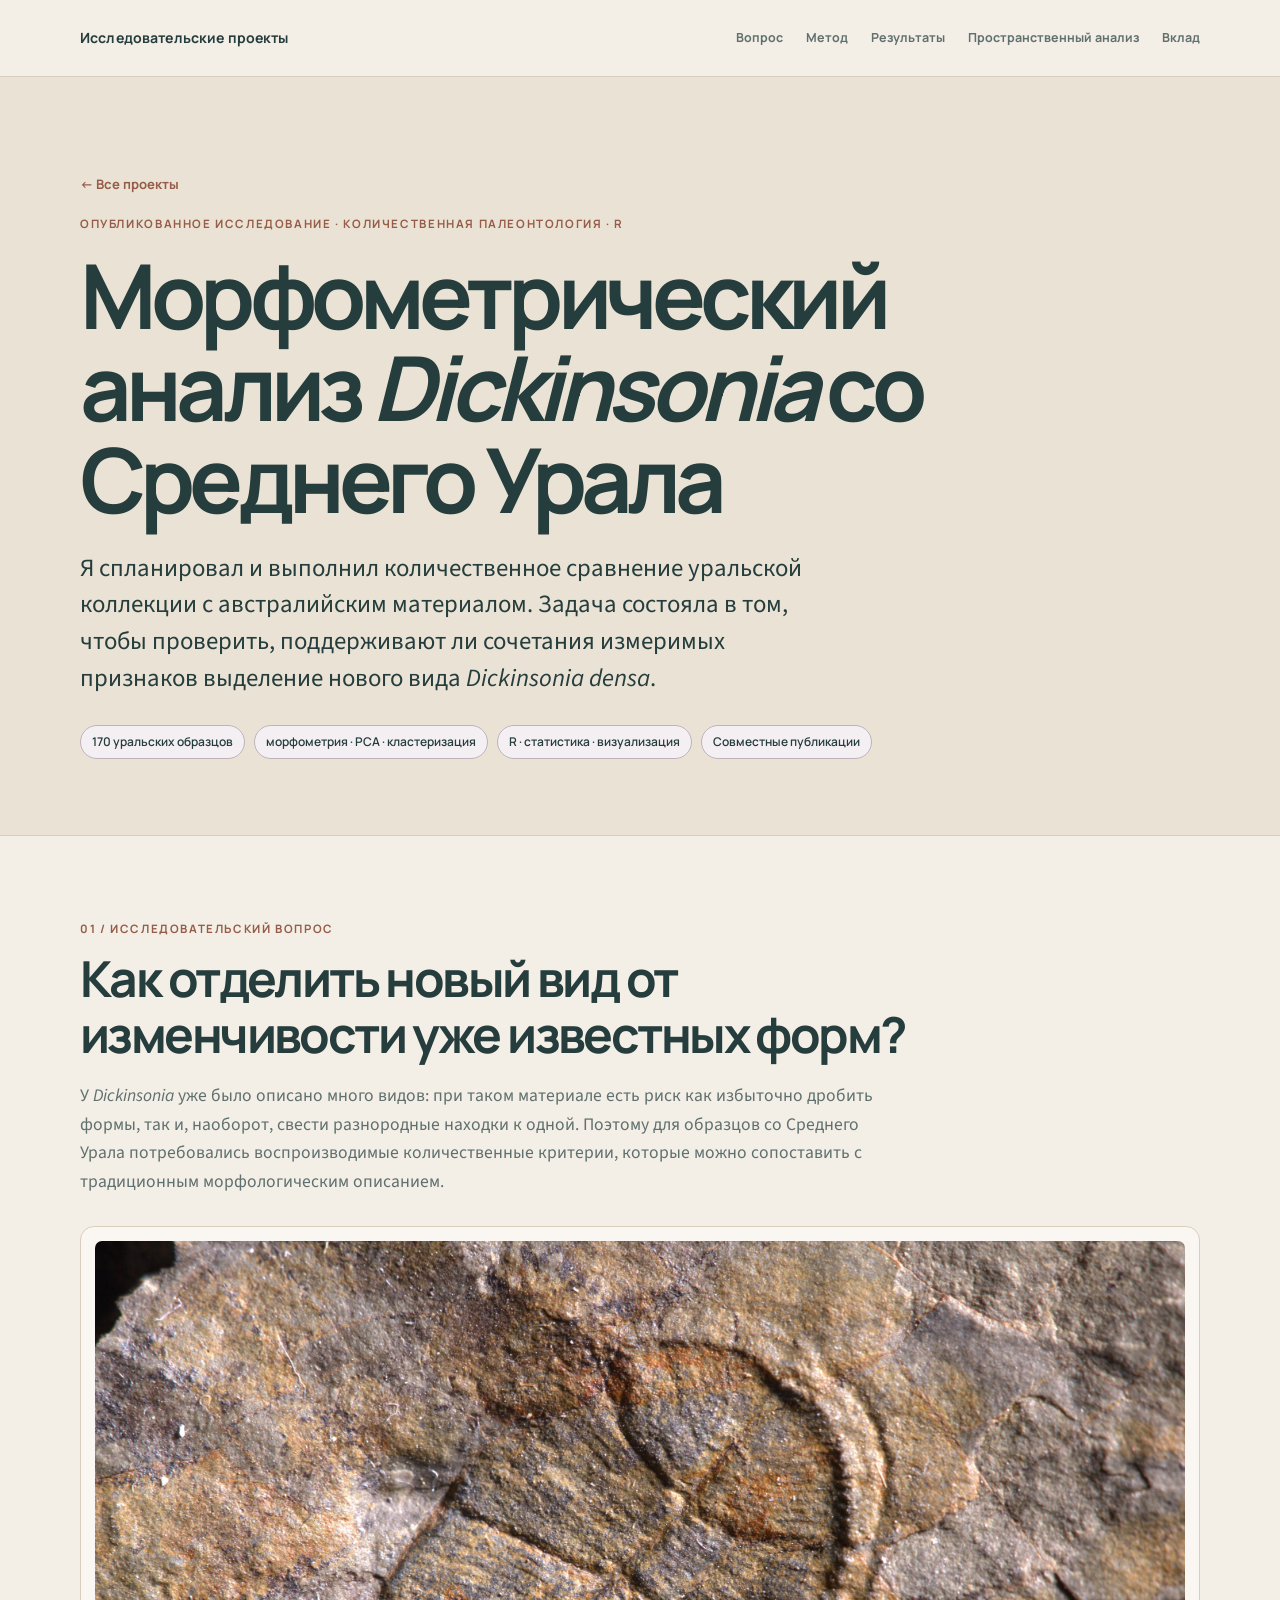
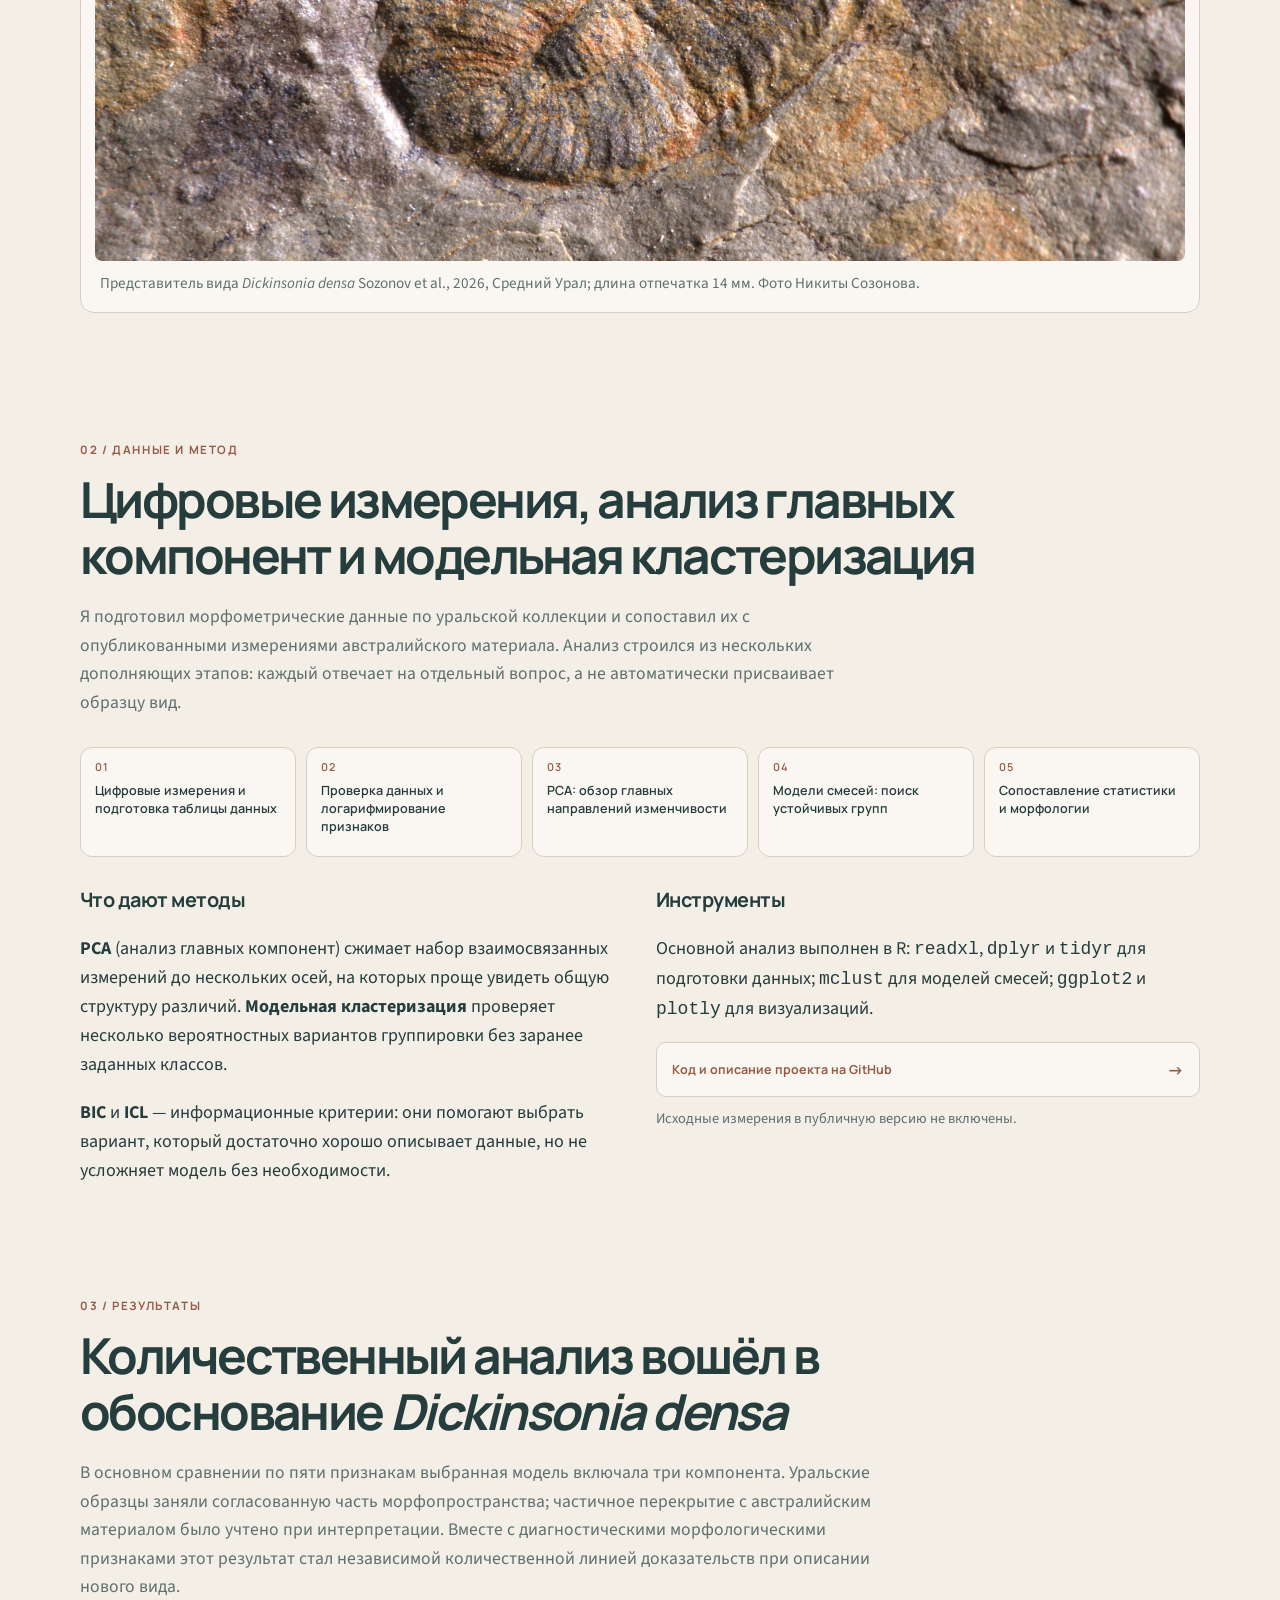
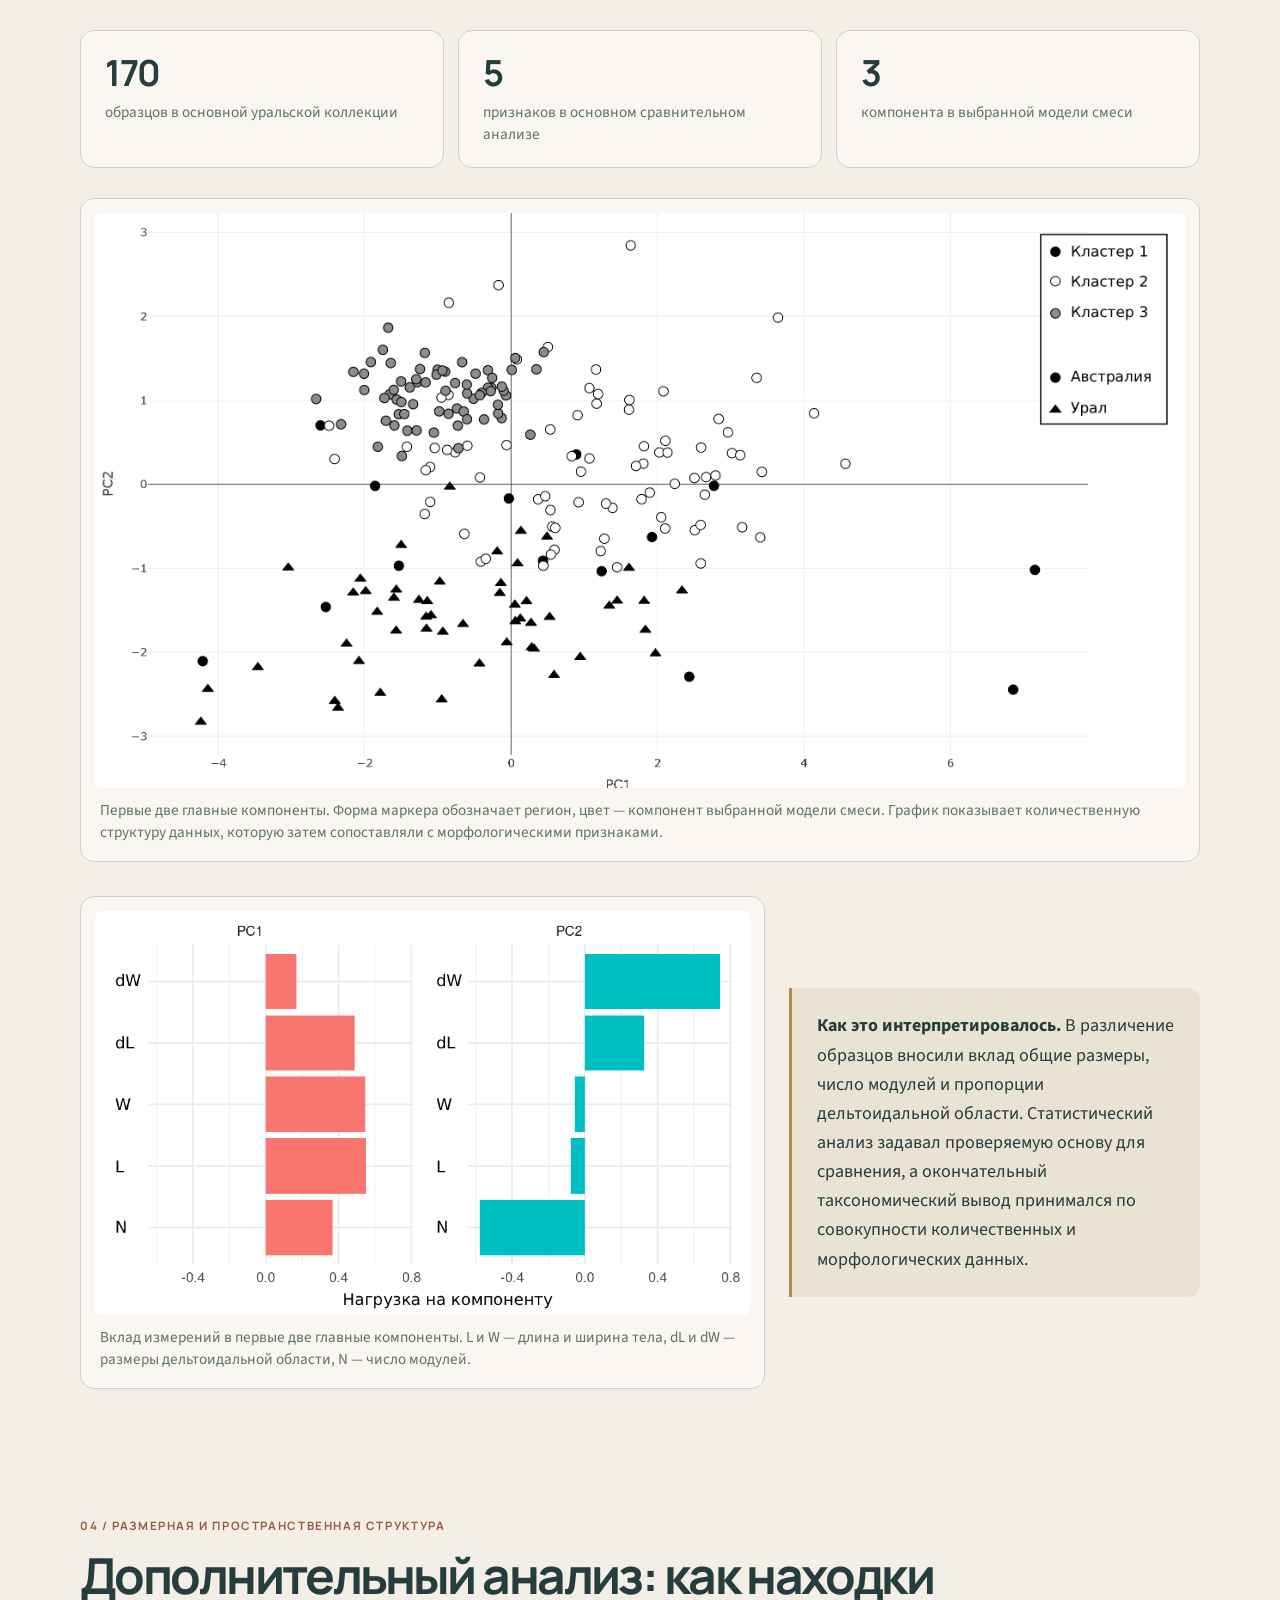
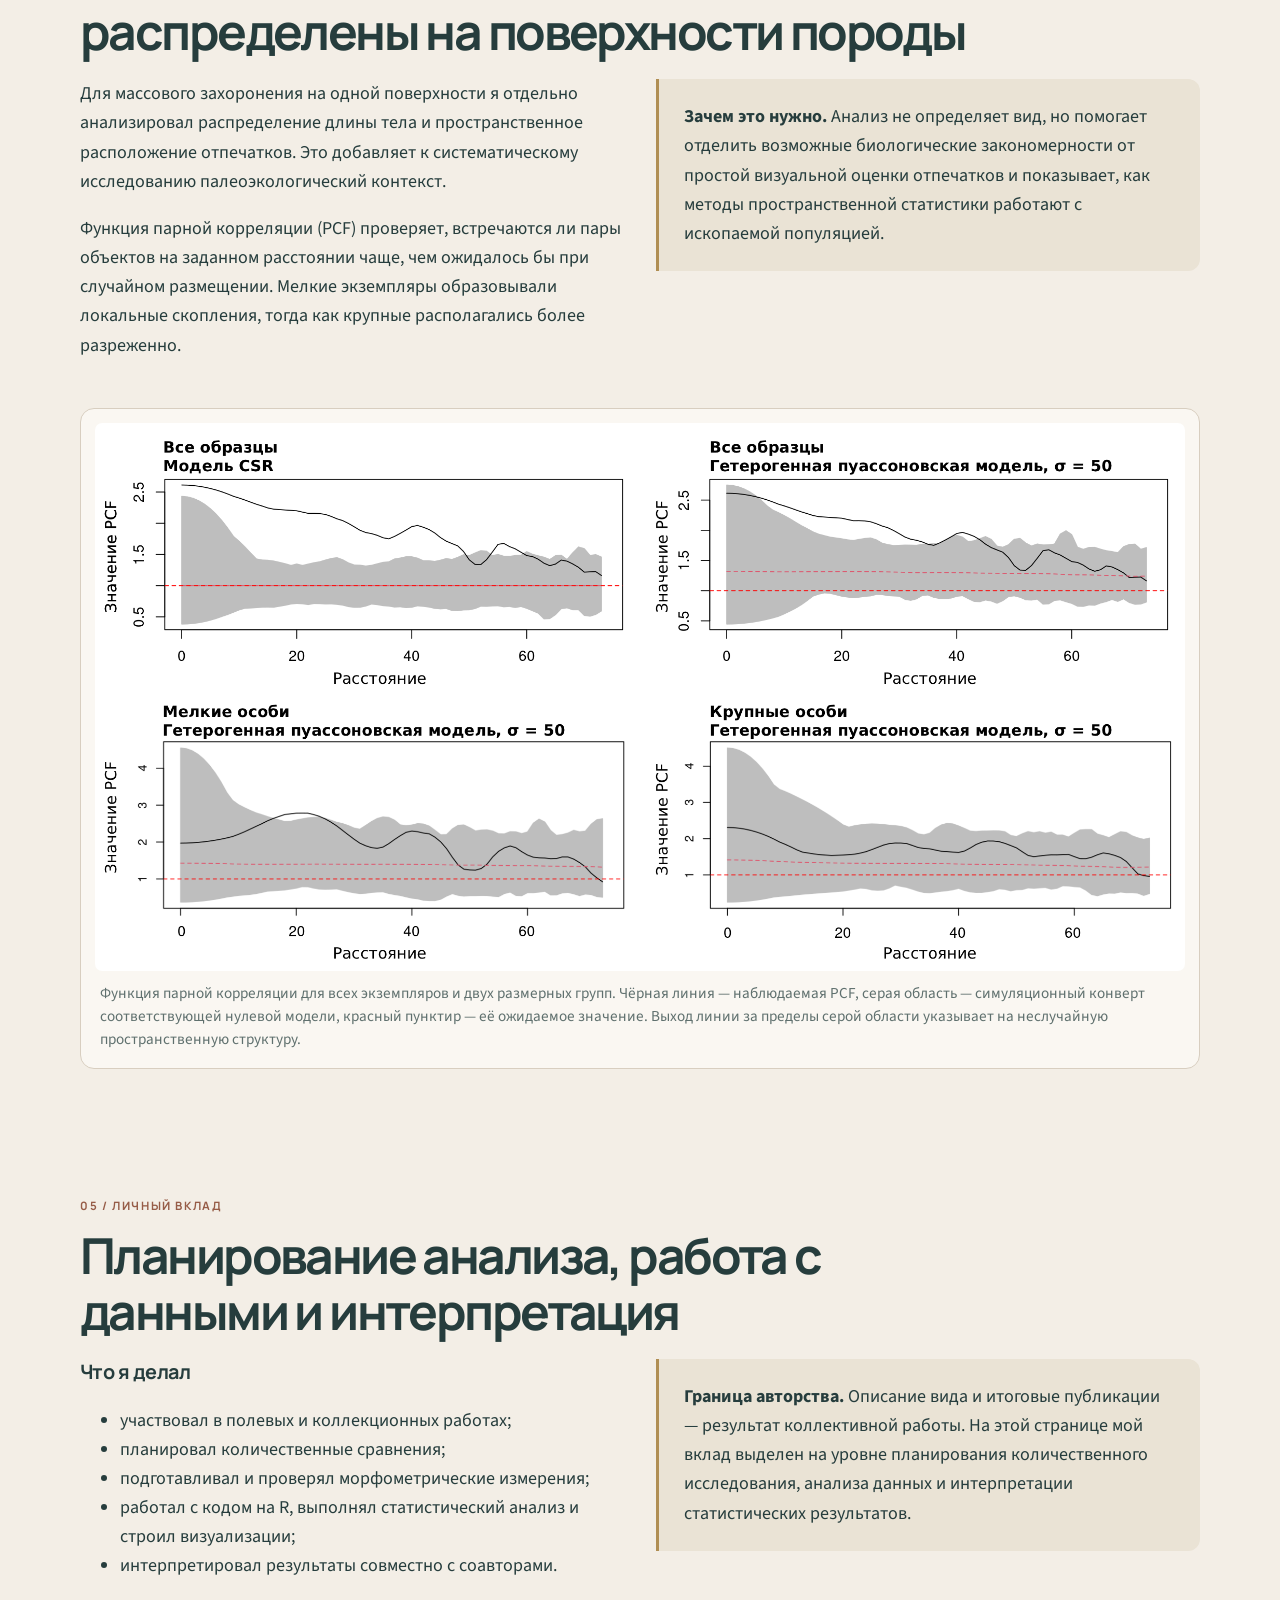
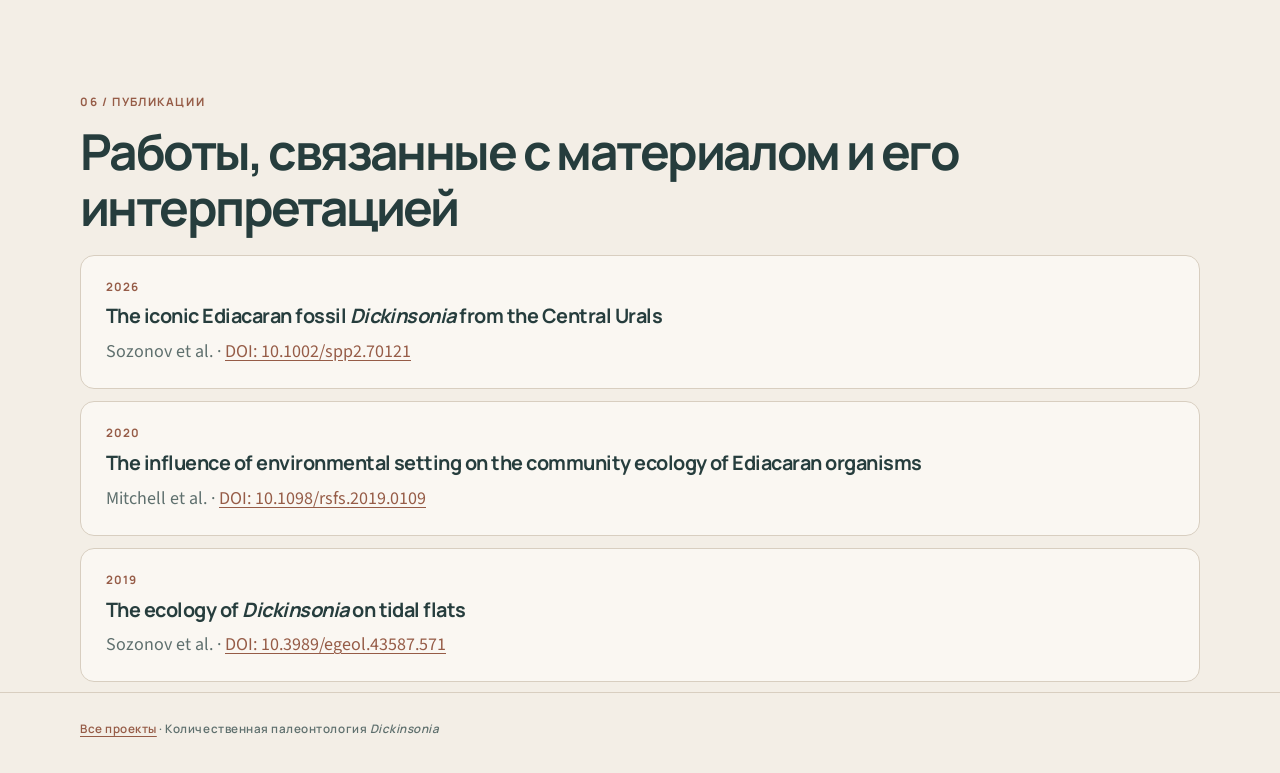
<file: paleontology.html>
<!doctype html>
<html lang="ru">
<head>
  <meta charset="utf-8">
  <meta name="viewport" content="width=device-width, initial-scale=1">
  <meta name="description" content="Количественный анализ морфологии Dickinsonia со Среднего Урала: морфометрия, PCA, модельная кластеризация и пространственная статистика.">
  <title>Морфометрический анализ Dickinsonia · Исследовательские проекты</title>
  <link rel="stylesheet" href="assets/site.css">
</head>
<body>
  <header class="topbar"><div class="shell"><a class="brand" href="index.html">Исследовательские проекты</a><nav aria-label="Разделы страницы"><a href="#question">Вопрос</a><a href="#method">Метод</a><a href="#results">Результаты</a><a href="#spatial">Пространственный анализ</a><a href="#contribution">Вклад</a></nav></div></header>
  <main>
    <section class="hero"><div class="shell">
      <a class="back" href="index.html">← Все проекты</a>
      <p class="eyebrow">Опубликованное исследование · Количественная палеонтология · R</p>
      <h1>Морфометрический анализ <i>Dickinsonia</i> со Среднего Урала</h1>
      <p class="lede">Я спланировал и выполнил количественное сравнение уральской коллекции с австралийским материалом. Задача состояла в том, чтобы проверить, поддерживают ли сочетания измеримых признаков выделение нового вида <i>Dickinsonia densa</i>.</p>
      <div class="chips"><span>170 уральских образцов</span><span>морфометрия · PCA · кластеризация</span><span>R · статистика · визуализация</span><span>Совместные публикации</span></div>
    </div></section>

    <section class="section" id="question"><div class="shell">
      <p class="eyebrow">01 / Исследовательский вопрос</p>
      <h2>Как отделить новый вид от изменчивости уже известных форм?</h2>
      <p class="section-intro">У <i>Dickinsonia</i> уже было описано много видов: при таком материале есть риск как избыточно дробить формы, так и, наоборот, свести разнородные находки к одной. Поэтому для образцов со Среднего Урала потребовались воспроизводимые количественные критерии, которые можно сопоставить с традиционным морфологическим описанием.</p>
      <figure class="figure specimen"><img src="assets/paleontology/dickinsonia-specimen.jpg" alt="Отпечаток представителя Dickinsonia densa на поверхности породы." loading="eager"><figcaption>Представитель вида <i>Dickinsonia densa</i> Sozonov et al., 2026, Средний Урал; длина отпечатка 14 мм. Фото Никиты Созонова.</figcaption></figure>
    </div></section>

    <section class="section" id="method"><div class="shell">
      <p class="eyebrow">02 / Данные и метод</p>
      <h2>Цифровые измерения, анализ главных компонент и модельная кластеризация</h2>
      <p class="section-intro">Я подготовил морфометрические данные по уральской коллекции и сопоставил их с опубликованными измерениями австралийского материала. Анализ строился из нескольких дополняющих этапов: каждый отвечает на отдельный вопрос, а не автоматически присваивает образцу вид.</p>
      <ol class="steps"><li>Цифровые измерения и подготовка таблицы данных</li><li>Проверка данных и логарифмирование признаков</li><li>PCA: обзор главных направлений изменчивости</li><li>Модели смесей: поиск устойчивых групп</li><li>Сопоставление статистики и морфологии</li></ol>
      <div class="split">
        <div><h3>Что дают методы</h3><p><strong>PCA</strong> (анализ главных компонент) сжимает набор взаимосвязанных измерений до нескольких осей, на которых проще увидеть общую структуру различий. <strong>Модельная кластеризация</strong> проверяет несколько вероятностных вариантов группировки без заранее заданных классов.</p><p><strong>BIC</strong> и <strong>ICL</strong> — информационные критерии: они помогают выбрать вариант, который достаточно хорошо описывает данные, но не усложняет модель без необходимости.</p></div>
        <div><h3>Инструменты</h3><p>Основной анализ выполнен в R: <code>readxl</code>, <code>dplyr</code> и <code>tidyr</code> для подготовки данных; <code>mclust</code> для моделей смесей; <code>ggplot2</code> и <code>plotly</code> для визуализаций.</p><a class="resource-link" href="https://github.com/NikitaSozonoff/dickinsonia-morphometrics">Код и описание проекта на GitHub <span aria-hidden="true">→</span></a><p class="small-note">Исходные измерения в публичную версию не включены.</p></div>
      </div>
    </div></section>

    <section class="section" id="results"><div class="shell">
      <p class="eyebrow">03 / Результаты</p>
      <h2>Количественный анализ вошёл в обоснование <i>Dickinsonia densa</i></h2>
      <p class="section-intro">В основном сравнении по пяти признакам выбранная модель включала три компонента. Уральские образцы заняли согласованную часть морфопространства; частичное перекрытие с австралийским материалом было учтено при интерпретации. Вместе с диагностическими морфологическими признаками этот результат стал независимой количественной линией доказательств при описании нового вида.</p>
      <div class="metrics"><div class="metric"><strong>170</strong><span>образцов в основной уральской коллекции</span></div><div class="metric"><strong>5</strong><span>признаков в основном сравнительном анализе</span></div><div class="metric"><strong>3</strong><span>компонента в выбранной модели смеси</span></div></div>
      <figure class="figure"><img src="assets/paleontology/pca-clusters.png" alt="Морфопространство первых двух главных компонент с образцами из Австралии и Урала, окрашенными по трём статистическим кластерам." loading="lazy"><figcaption>Первые две главные компоненты. Форма маркера обозначает регион, цвет — компонент выбранной модели смеси. График показывает количественную структуру данных, которую затем сопоставляли с морфологическими признаками.</figcaption></figure>
      <div class="figure-grid">
        <figure class="figure"><img src="assets/paleontology/pca-loadings.png" alt="Нагрузки пяти морфометрических признаков на первую и вторую главные компоненты." loading="lazy"><figcaption>Вклад измерений в первые две главные компоненты. L и W — длина и ширина тела, dL и dW — размеры дельтоидальной области, N — число модулей.</figcaption></figure>
        <div class="callout"><p><strong>Как это интерпретировалось.</strong> В различение образцов вносили вклад общие размеры, число модулей и пропорции дельтоидальной области. Статистический анализ задавал проверяемую основу для сравнения, а окончательный таксономический вывод принимался по совокупности количественных и морфологических данных.</p></div>
      </div>
    </div></section>

    <section class="section" id="spatial"><div class="shell">
      <p class="eyebrow">04 / Размерная и пространственная структура</p>
      <h2>Дополнительный анализ: как находки распределены на поверхности породы</h2>
      <div class="split">
        <div><p>Для массового захоронения на одной поверхности я отдельно анализировал распределение длины тела и пространственное расположение отпечатков. Это добавляет к систематическому исследованию палеоэкологический контекст.</p><p>Функция парной корреляции (PCF) проверяет, встречаются ли пары объектов на заданном расстоянии чаще, чем ожидалось бы при случайном размещении. Мелкие экземпляры образовывали локальные скопления, тогда как крупные располагались более разреженно.</p></div>
        <div class="callout"><p><strong>Зачем это нужно.</strong> Анализ не определяет вид, но помогает отделить возможные биологические закономерности от простой визуальной оценки отпечатков и показывает, как методы пространственной статистики работают с ископаемой популяцией.</p></div>
      </div>
      <figure class="figure"><img src="assets/paleontology/pcf.png" alt="Графики функции парной корреляции для всех, мелких и крупных экземпляров Dickinsonia." loading="lazy"><figcaption>Функция парной корреляции для всех экземпляров и двух размерных групп. Чёрная линия — наблюдаемая PCF, серая область — симуляционный конверт соответствующей нулевой модели, красный пунктир — её ожидаемое значение. Выход линии за пределы серой области указывает на неслучайную пространственную структуру.</figcaption></figure>
    </div></section>

    <section class="section" id="contribution"><div class="shell">
      <p class="eyebrow">05 / Личный вклад</p>
      <h2>Планирование анализа, работа с данными и интерпретация</h2>
      <div class="split"><div><h3>Что я делал</h3><ul><li>участвовал в полевых и коллекционных работах;</li><li>планировал количественные сравнения;</li><li>подготавливал и проверял морфометрические измерения;</li><li>работал с кодом на R, выполнял статистический анализ и строил визуализации;</li><li>интерпретировал результаты совместно с соавторами.</li></ul></div><div class="callout"><p><strong>Граница авторства.</strong> Описание вида и итоговые публикации — результат коллективной работы. На этой странице мой вклад выделен на уровне планирования количественного исследования, анализа данных и интерпретации статистических результатов.</p></div></div>
    </div></section>

    <section class="section" id="publications"><div class="shell">
      <p class="eyebrow">06 / Публикации</p>
      <h2>Работы, связанные с материалом и его интерпретацией</h2>
      <div class="publication-list">
        <article class="plain-box"><p class="publication-year">2026</p><h3>The iconic Ediacaran fossil <i>Dickinsonia</i> from the Central Urals</h3><p>Sozonov et al. · <a href="https://doi.org/10.1002/spp2.70121">DOI: 10.1002/spp2.70121</a></p></article>
        <article class="plain-box"><p class="publication-year">2020</p><h3>The influence of environmental setting on the community ecology of Ediacaran organisms</h3><p>Mitchell et al. · <a href="https://doi.org/10.1098/rsfs.2019.0109">DOI: 10.1098/rsfs.2019.0109</a></p></article>
        <article class="plain-box"><p class="publication-year">2019</p><h3>The ecology of <i>Dickinsonia</i> on tidal flats</h3><p>Sozonov et al. · <a href="https://doi.org/10.3989/egeol.43587.571">DOI: 10.3989/egeol.43587.571</a></p></article>
      </div>
    </div></section>
  </main>
  <footer class="footer"><div class="shell"><a href="index.html">Все проекты</a> · Количественная палеонтология <i>Dickinsonia</i></div></footer>
</body>
</html>
</file>
<file: assets/site.css>
@import url('https://fonts.googleapis.com/css2?family=Manrope:wght@600;700&family=Source+Sans+3:wght@400;500&display=swap');

:root{--page:#F3EEE6;--soft:#EAE3D5;--ink:#263D3D;--muted:#5F706E;--accent:#965C47;--lilac:#B7A8BC;--brass:#B08E53;--line:#D8CEC0;--paper:#FAF7F2;--white:#FFFFFF}
.resource-link{display:flex;justify-content:space-between;align-items:center;gap:12px;margin-top:18px;padding:13px 15px;border:1px solid var(--line);border-radius:10px;background:var(--paper);font-family:Manrope,"Segoe UI",Arial,sans-serif;font-size:.78rem;font-weight:700;text-decoration:none;transition:background-color .16s ease,border-color .16s ease}.resource-link:hover{background:#FFFDF9;border-color:#C7B9A9}.resource-link span{font-size:1.05rem}.small-note{margin-top:10px;color:var(--muted);font-size:.9rem}
*{box-sizing:border-box}html{scroll-behavior:smooth}body{margin:0;background:var(--page);color:var(--ink);font:400 18px/1.62 "Source Sans 3","Segoe UI",Arial,sans-serif}a{color:var(--accent);text-underline-offset:3px}a:hover{color:var(--ink)}img{display:block;max-width:100%;height:auto}.shell{width:min(1120px,calc(100% - 48px));margin:auto}h1,h2,h3,p{margin-top:0}h1,h2,h3,.button,.brand,.eyebrow,.tag,.status{font-family:Manrope,"Segoe UI",Arial,sans-serif}h1{font-size:clamp(3rem,7vw,6rem);line-height:1.03;letter-spacing:-.065em;margin:15px 0 25px;max-width:950px}h2{font-size:clamp(2rem,4vw,3.1rem);line-height:1.13;letter-spacing:-.052em;margin:8px 0 20px;max-width:900px}h3{font-size:1.24rem;line-height:1.35;letter-spacing:-.026em}.topbar{background:var(--page);border-bottom:1px solid var(--line)}.topbar .shell{min-height:76px;display:flex;align-items:center;justify-content:space-between;gap:24px}.brand{display:flex;align-items:baseline;gap:11px;color:var(--ink);font-size:.88rem;font-weight:700;letter-spacing:.01em;text-decoration:none}.brand span{color:var(--muted);font-size:.68rem;font-weight:600;letter-spacing:.06em;text-transform:uppercase}.topbar nav{display:flex;gap:23px;flex-wrap:wrap}.topbar nav a{color:var(--muted);font-family:Manrope,"Segoe UI",Arial,sans-serif;font-size:.78rem;font-weight:700;text-decoration:none}.topbar nav a:hover{color:var(--accent)}.hero{padding:92px 0 76px;background:var(--soft);border-bottom:1px solid var(--line)}.hero-home{min-height:500px;display:flex;align-items:center}.eyebrow{color:var(--accent);font-size:.72rem;font-weight:700;text-transform:uppercase;letter-spacing:.14em}.lede{max-width:760px;color:var(--ink);font-size:clamp(1.25rem,2.2vw,1.55rem);line-height:1.48}.hero-actions{display:flex;flex-wrap:wrap;gap:11px;margin-top:32px}.button{display:inline-flex;align-items:center;justify-content:center;min-height:46px;padding:0 19px;border:1px solid var(--accent);border-radius:12px;font-size:.83rem;font-weight:700;text-decoration:none;transition:background-color .16s ease,color .16s ease,border-color .16s ease}.button-primary{background:var(--accent);color:var(--paper)}.button-primary:hover{background:var(--ink);border-color:var(--ink);color:var(--paper)}.button-secondary{background:transparent;color:var(--accent)}.button-secondary:hover{background:var(--paper);color:var(--ink);border-color:var(--ink)}.muted,.section-intro{color:var(--muted)}.section-intro{max-width:800px;font-size:1.1rem}.section{padding:84px 0 10px}.section-soft{margin-top:76px;padding:78px 0;background:var(--soft);border-top:1px solid var(--line);border-bottom:1px solid var(--line)}.chips{display:flex;flex-wrap:wrap;gap:9px;margin:28px 0 0}.chips span{padding:6px 11px;border:1px solid color-mix(in srgb,var(--lilac) 75%,var(--line));border-radius:999px;background:#F4EFF3;color:var(--ink);font-family:Manrope,"Segoe UI",Arial,sans-serif;font-size:.75rem;font-weight:600}.cards{display:grid;grid-template-columns:repeat(3,1fr);gap:18px;margin-top:34px}.card,.metric,.figure,.plain-box{background:var(--paper);border:1px solid var(--line);border-radius:14px}.card{min-height:355px;padding:26px;display:flex;flex-direction:column;transition:transform .16s ease,border-color .16s ease,background-color .16s ease}.card:hover{transform:translateY(-3px);background:#FFFDF9;border-color:#C7B9A9}.project-meta{display:flex;flex-wrap:wrap;align-items:flex-start;justify-content:space-between;gap:8px}.tag{color:var(--muted);font-size:.67rem;font-weight:700;letter-spacing:.09em;text-transform:uppercase}.status{padding:4px 7px;border:1px solid #D7C9DB;border-radius:999px;background:#F0EAF1;color:#65566A;font-size:.6rem;font-weight:700;letter-spacing:.045em;white-space:nowrap}.card h3{font-size:1.4rem;margin:21px 0 13px}.card p{color:var(--muted);font-size:1rem}.card .card-action{display:flex;justify-content:space-between;align-items:center;margin-top:auto;padding-top:20px;border-top:1px solid var(--line);font-family:Manrope,"Segoe UI",Arial,sans-serif;font-size:.8rem;font-weight:700;text-decoration:none}.card .card-action span{font-size:1.1rem;transition:transform .16s ease}.card:hover .card-action span{transform:translateX(3px)}.about-layout{display:grid;grid-template-columns:.75fr 1.25fr;gap:80px;align-items:start}.about-copy{max-width:690px;color:var(--ink);font-size:1.15rem}.about-copy p{margin-bottom:24px}.about-copy p:last-child{margin-bottom:0}.feature{display:grid;grid-template-columns:1.15fr .85fr;gap:28px;align-items:start}.feature p{max-width:690px}.feature aside{background:var(--soft);padding:24px;border-radius:14px;border:1px solid var(--line)}.feature aside p:last-child{margin-bottom:0}.metrics{display:grid;grid-template-columns:repeat(3,1fr);gap:14px;margin:28px 0}.metric{padding:21px 24px}.metric strong{display:block;font-family:Manrope,"Segoe UI",Arial,sans-serif;font-size:clamp(1.55rem,3vw,2.25rem);font-weight:700;line-height:1.16;letter-spacing:-.04em}.metric span{display:block;margin-top:9px;color:var(--muted);font-size:.95rem;line-height:1.42}.metric em{font-style:normal;color:var(--accent)}.figure{margin:30px 0 34px;padding:14px;box-shadow:none}.figure img{width:100%;border-radius:7px}.figure figcaption{padding:11px 5px 3px;color:var(--muted);font-size:.95rem;line-height:1.5}.callout{padding:23px 25px;border-left:3px solid var(--brass);background:var(--soft);border-radius:0 12px 12px 0}.callout.warning{border-color:var(--accent);background:#F0E6DC}.callout p:last-child{margin:0}.split{display:grid;grid-template-columns:1fr 1fr;gap:32px;align-items:start}.steps{list-style:none;display:grid;grid-template-columns:repeat(5,1fr);gap:10px;padding:0;margin:30px 0;counter-reset:step}.steps li{position:relative;min-height:110px;border:1px solid var(--line);border-radius:12px;background:var(--paper);padding:34px 14px 13px;font-family:Manrope,"Segoe UI",Arial,sans-serif;font-size:.79rem;font-weight:600;line-height:1.42}.steps li::before{counter-increment:step;content:counter(step,decimal-leading-zero);position:absolute;top:11px;left:14px;color:var(--accent);font-size:.68rem;letter-spacing:.08em}.table-wrap{overflow-x:auto;border:1px solid var(--line);border-radius:12px;background:var(--paper)}table{border-collapse:collapse;width:100%;min-width:570px}th,td{padding:14px 17px;border-bottom:1px solid var(--line);text-align:left}tr:last-child td{border-bottom:0}th{color:var(--muted);font-family:Manrope,"Segoe UI",Arial,sans-serif;font-size:.72rem;font-weight:700;letter-spacing:.04em;background:var(--soft)}td:not(:first-child),th:not(:first-child){font-variant-numeric:tabular-nums}.contacts{padding-bottom:76px}.contact-list{display:grid;grid-template-columns:repeat(2,minmax(0,1fr));gap:12px;max-width:810px;margin-top:29px}.contact-link{display:grid;grid-template-columns:1fr auto;gap:8px;align-items:baseline;padding:20px 22px;background:var(--paper);border:1px solid var(--line);border-radius:13px;color:var(--ink);font-family:Manrope,"Segoe UI",Arial,sans-serif;font-size:.96rem;font-weight:600;text-decoration:none;transition:border-color .16s ease,background-color .16s ease}.contact-link span{grid-column:1/-1;color:var(--muted);font-size:.64rem;font-weight:700;letter-spacing:.1em;text-transform:uppercase}.contact-link b{color:var(--accent);font-size:1.05rem}.contact-link:hover{background:var(--soft);border-color:#BFAE9C}.footer{margin-top:0;border-top:1px solid var(--line);background:var(--page)}.footer .shell{padding-top:27px;padding-bottom:34px;color:var(--muted);font-family:Manrope,"Segoe UI",Arial,sans-serif;font-size:.73rem;font-weight:600;letter-spacing:.045em}.footer a{color:var(--accent)}.back{display:inline-block;margin-bottom:20px;color:var(--accent);font-family:Manrope,"Segoe UI",Arial,sans-serif;font-size:.82rem;font-weight:700;text-decoration:none}.content-width{max-width:790px}.content-width p{margin-bottom:17px}.formula{display:inline-block;padding:10px 15px;border:1px solid var(--line);border-radius:9px;background:var(--paper);font-family:Manrope,"Segoe UI",Arial,sans-serif;font-size:.9rem;font-weight:700;white-space:normal}.specimen img{max-height:620px;object-fit:cover;object-position:center}.figure-grid{display:grid;grid-template-columns:1.25fr .75fr;gap:24px;align-items:center;margin:30px 0 34px}.figure-grid .figure{margin:0}.publication-list{display:grid;gap:12px}.plain-box{padding:22px 25px}.plain-box h3{margin-bottom:7px}.plain-box p:last-child{margin-bottom:0;color:var(--muted)}.publication-year{margin-bottom:7px;color:var(--accent);font-family:Manrope,"Segoe UI",Arial,sans-serif;font-size:.72rem;font-weight:700;letter-spacing:.1em}
@media(max-width:800px){.cards,.contact-list{grid-template-columns:1fr}.feature,.split,.figure-grid,.about-layout{grid-template-columns:1fr;gap:30px}.steps{grid-template-columns:repeat(2,1fr)}.about-layout{gap:15px}}@media(max-width:540px){body{font-size:17px}.shell{width:min(100% - 32px,1120px)}.topbar .shell{min-height:auto;padding:16px 0;align-items:flex-start;flex-direction:column;gap:10px}.brand{align-items:flex-start;flex-direction:column;gap:3px}.topbar nav{gap:15px}.hero{padding:66px 0 59px}.hero-home{min-height:auto}.section{padding-top:58px}.section-soft{margin-top:50px;padding:58px 0}.metrics,.steps{grid-template-columns:1fr}.steps li{min-height:75px}.figure{padding:7px}.project-meta{display:block}.status{display:inline-block;margin-top:8px}.card{min-height:0}.contact-link{font-size:.85rem}}
</file>
